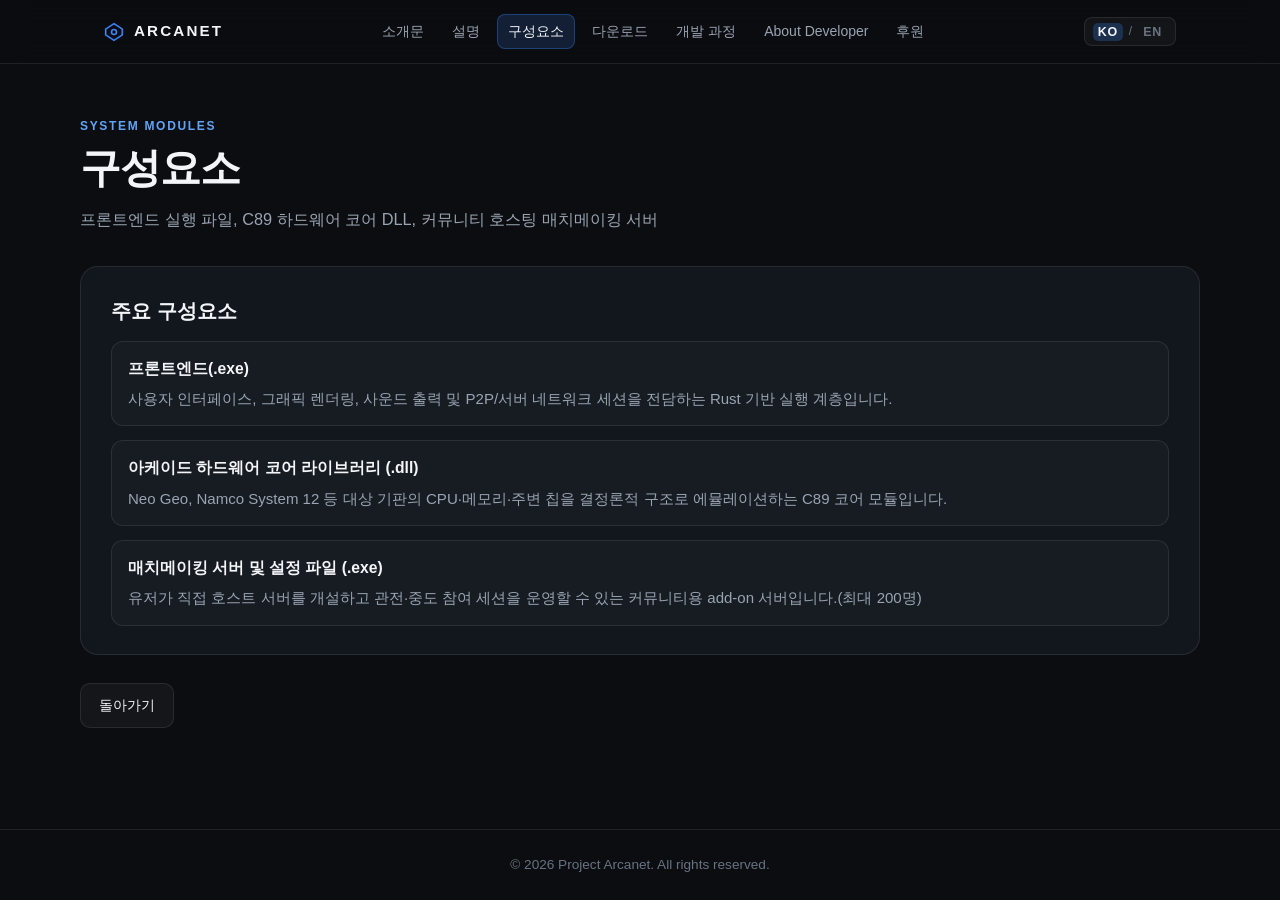
<file: pages/components.html>
<!DOCTYPE html>
<html lang="ko">
<head>
  <meta charset="UTF-8" />
  <meta name="viewport" content="width=device-width, initial-scale=1.0" />
  <title>구성요소 — Project Arcanet</title>
  <link rel="stylesheet" href="../style.css" />
</head>
<body>
  <header class="top-nav">
    <div class="nav-inner">
      <a href="../index.html" class="brand-logo" aria-label="Project Arcanet Home">
        <svg width="20" height="20" viewBox="0 0 24 24" fill="none" stroke="currentColor" stroke-width="2">
          <polygon points="12 2 22 8.5 22 15.5 12 22 2 15.5 2 8.5 12 2"></polygon>
          <circle cx="12" cy="12" r="3"></circle>
        </svg>
        <span class="brand-name">ARCANET</span>
      </a>

      <nav class="nav-links" aria-label="Primary Navigation">
        <a href="intro.html" data-i18n="nav.intro">소개문</a>
        <a href="overview.html" data-i18n="nav.overview">설명</a>
        <a href="components.html" class="active" data-i18n="nav.components">구성요소</a>
        <a href="download.html" data-i18n="nav.download">다운로드</a>
        <a href="process.html" data-i18n="nav.process">개발 과정</a>
        <a href="developer.html" data-i18n="nav.developer">About Developer</a>
        <a href="support.html" data-i18n="nav.support">후원</a>
      </nav>

      <div class="lang-switcher">
        <button type="button" class="lang-btn active" data-lang="ko">KO</button>
        <span class="divider">/</span>
        <button type="button" class="lang-btn" data-lang="en">EN</button>
      </div>
    </div>
  </header>

  <main class="subpage-main">
    <div class="container">
      <span class="section-eyebrow" data-i18n="page.components.eyebrow"></span>
      <h1 data-i18n="page.components.title"></h1>
      <p class="subpage-lead" data-i18n="page.components.lead"></p>

      
      <section class="subpage-card">
        <div data-lang-block="ko">
          <h2 class="section-heading">주요 구성요소</h2>
          <ul class="component-list">
            <li><strong>프론트엔드(.exe)</strong>사용자 인터페이스, 그래픽 렌더링, 사운드 출력 및 P2P/서버 네트워크 세션을 전담하는 Rust 기반 실행 계층입니다.</li>
            <li><strong>아케이드 하드웨어 코어 라이브러리 (.dll)</strong>Neo Geo, Namco System 12 등 대상 기판의 CPU·메모리·주변 칩을 결정론적 구조로 에뮬레이션하는 C89 코어 모듈입니다.</li>
            <li><strong>매치메이킹 서버 및 설정 파일 (.exe)</strong>유저가 직접 호스트 서버를 개설하고 관전·중도 참여 세션을 운영할 수 있는 커뮤니티용 add-on 서버입니다.(최대 200명)</li>
          </ul>
        </div>
        <div data-lang-block="en" style="display:none;">
          <h2 class="section-heading">Core Components</h2>
          <ul class="component-list">
            <li><strong>Frontend Executable (.exe)</strong>Rust-based frontend layer responsible for UI, graphics rendering, audio output, and network session control.</li>
            <li><strong>Arcade Hardware Core Libraries (.dll)</strong>Deterministic C89 core modules emulating CPUs, memory maps, and custom hardware for boards like Neo Geo and Namco System 12.</li>
            <li><strong>MatchMaking Server &amp; Configuration(.exe)</strong>Components enabling user-hosted lobbies, spectating, and drop-in multiplayer sessions.(Maximum 200)</li>
          </ul>
        </div>
      </section>


      <div class="subpage-actions">
        <a href="../index.html" class="secondary-btn" data-i18n="back.home">돌아가기</a>
      </div>
    </div>
  </main>

  <footer class="site-footer">
    <p>&copy; 2026 Project Arcanet. All rights reserved.</p>
  </footer>

  <script src="../app.js"></script>
</body>
</html>
</file>
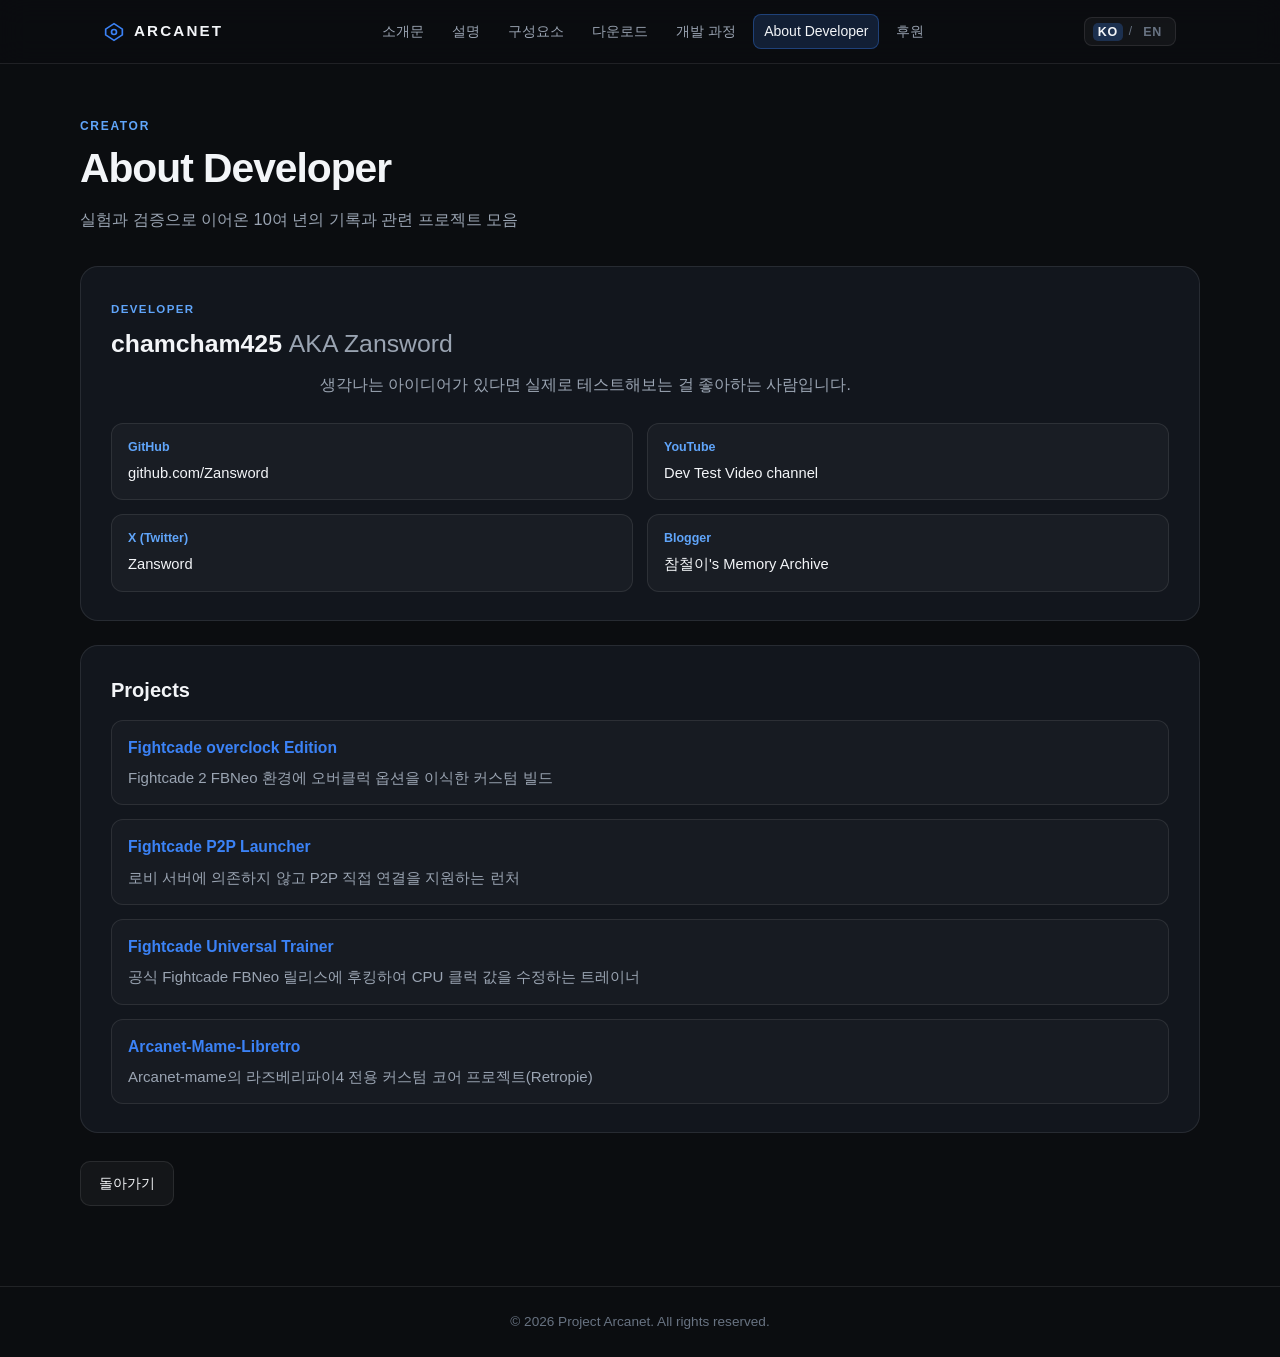
<file: pages/developer.html>
<!DOCTYPE html>
<html lang="ko">
<head>
  <meta charset="UTF-8" />
  <meta name="viewport" content="width=device-width, initial-scale=1.0" />
  <title>About Developer — Project Arcanet</title>
  <link rel="stylesheet" href="../style.css" />
</head>
<body>
  <header class="top-nav">
    <div class="nav-inner">
      <a href="../index.html" class="brand-logo" aria-label="Project Arcanet Home">
        <svg width="20" height="20" viewBox="0 0 24 24" fill="none" stroke="currentColor" stroke-width="2">
          <polygon points="12 2 22 8.5 22 15.5 12 22 2 15.5 2 8.5 12 2"></polygon>
          <circle cx="12" cy="12" r="3"></circle>
        </svg>
        <span class="brand-name">ARCANET</span>
      </a>

      <nav class="nav-links" aria-label="Primary Navigation">
        <a href="intro.html" data-i18n="nav.intro">소개문</a>
        <a href="overview.html" data-i18n="nav.overview">설명</a>
        <a href="components.html" data-i18n="nav.components">구성요소</a>
        <a href="download.html" data-i18n="nav.download">다운로드</a>
        <a href="process.html" data-i18n="nav.process">개발 과정</a>
        <a href="developer.html" class="active" data-i18n="nav.developer">About Developer</a>
        <a href="support.html" data-i18n="nav.support">후원</a>
      </nav>

      <div class="lang-switcher">
        <button type="button" class="lang-btn active" data-lang="ko">KO</button>
        <span class="divider">/</span>
        <button type="button" class="lang-btn" data-lang="en">EN</button>
      </div>
    </div>
  </header>

  <main class="subpage-main">
    <div class="container">
      <span class="section-eyebrow" data-i18n="page.developer.eyebrow"></span>
      <h1 data-i18n="page.developer.title"></h1>
      <p class="subpage-lead" data-i18n="page.developer.lead"></p>

      
      <section class="subpage-card">
        <div class="dev-header">
          <span class="dev-aka">DEVELOPER</span>
          <h2 class="dev-name">chamcham425 <span style="font-weight:500; color:var(--text-secondary);">AKA Zansword</span></h2>
          <p class="release-desc" data-lang-block="ko">생각나는 아이디어가 있다면 실제로 테스트해보는 걸 좋아하는 사람입니다.</p>
          <p class="release-desc" data-lang-block="en" style="display:none;">Someone who enjoys putting ideas to the test in real code and hardware.</p>
        </div>

        <div class="social-grid">
          <a href="https://github.com/Zansword" target="_blank" rel="noopener" class="social-item">
            <span class="social-label">GitHub</span>
            <span class="social-value">github.com/Zansword</span>
          </a>
          <a href="https://www.youtube.com/@chamcham4252" target="_blank" rel="noopener" class="social-item">
            <span class="social-label">YouTube</span>
            <span class="social-value">Dev Test Video channel</span>
          </a>
          <a href="https://x.com/zansword" target="_blank" rel="noopener" class="social-item">
            <span class="social-label">X (Twitter)</span>
            <span class="social-value">Zansword</span>
          </a>
          <a href="https://chamcham425.blogspot.com/" target="_blank" rel="noopener" class="social-item">
            <span class="social-label">Blogger</span>
            <span class="social-value">참철이's Memory Archive</span>
          </a>
        </div>
      </section>

      <section class="subpage-card">
        <h2 class="section-heading">Projects</h2>
        <ul class="component-list">
          <li>
            <strong><a href="https://github.com/Zansword/fightcade-fbneo-overclock" target="_blank" rel="noopener" style="color:var(--accent); text-decoration:none;">Fightcade overclock Edition</a></strong>
            Fightcade 2 FBNeo 환경에 오버클럭 옵션을 이식한 커스텀 빌드
          </li>
          <li>
            <strong><a href="https://github.com/Zansword/Fightcade_P2P_Launcher" target="_blank" rel="noopener" style="color:var(--accent); text-decoration:none;">Fightcade P2P Launcher</a></strong>
            로비 서버에 의존하지 않고 P2P 직접 연결을 지원하는 런처
          </li>
          <li>
            <strong><a href="https://github.com/Zansword/Fightcade-Overclocker-Universial" target="_blank" rel="noopener" style="color:var(--accent); text-decoration:none;">Fightcade Universal Trainer</a></strong>
            공식 Fightcade FBNeo 릴리스에 후킹하여 CPU 클럭 값을 수정하는 트레이너
          </li>
          <li>
            <strong><a href="https://github.com/Zansword/Arcanetmame-libretro" target="_blank" rel="noopener" style="color:var(--accent); text-decoration:none;">Arcanet-Mame-Libretro</a></strong>
            Arcanet-mame의 라즈베리파이4 전용 커스텀 코어 프로젝트(Retropie)
          </li>			  
        </ul>
      </section>


      <div class="subpage-actions">
        <a href="../index.html" class="secondary-btn" data-i18n="back.home">돌아가기</a>
      </div>
    </div>
  </main>

  <footer class="site-footer">
    <p>&copy; 2026 Project Arcanet. All rights reserved.</p>
  </footer>

  <script src="../app.js"></script>
</body>
</html>
</file>
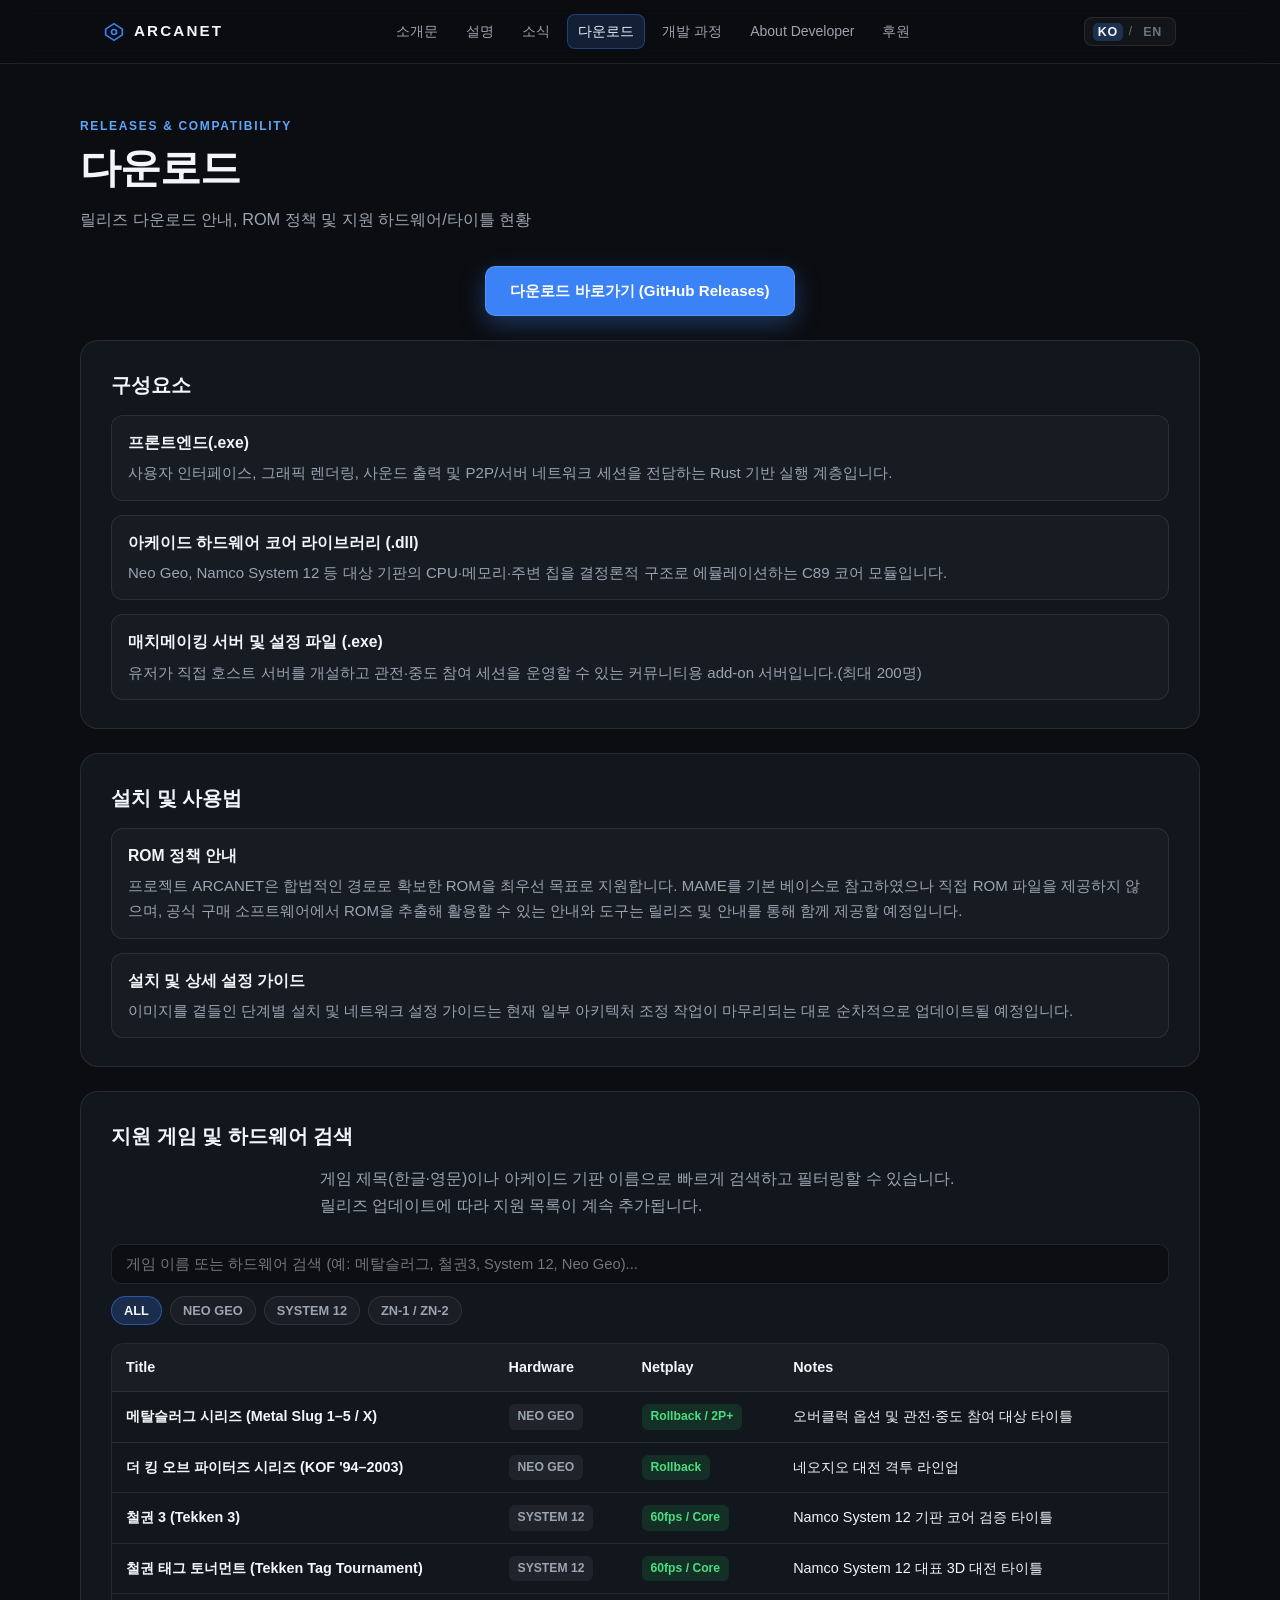
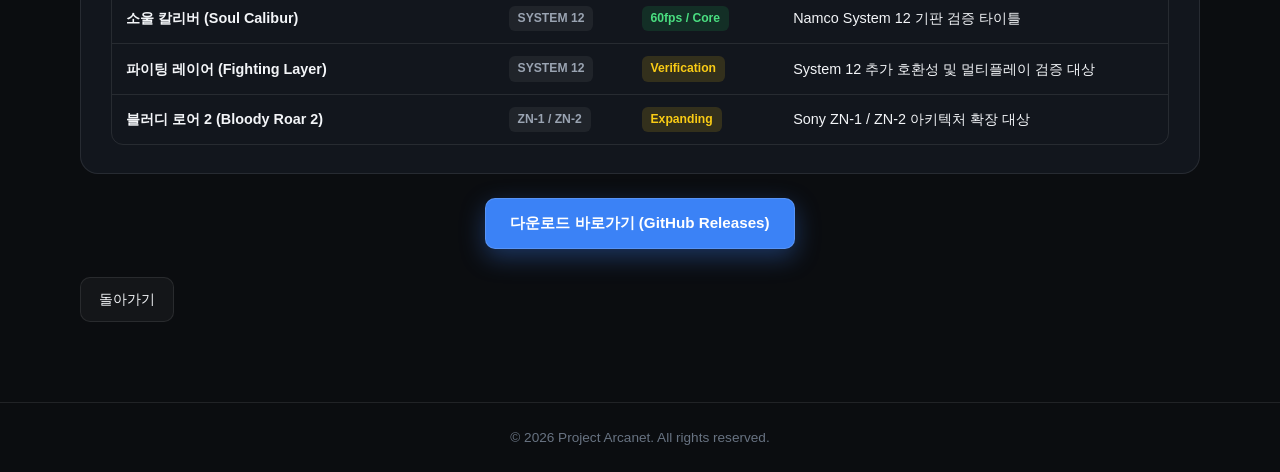
<file: pages/download.html>
<!DOCTYPE html>
<html lang="ko">
<head>
  <meta charset="UTF-8" />
  <meta name="viewport" content="width=device-width, initial-scale=1.0" />
  <title>다운로드 — Project Arcanet</title>
  <link rel="stylesheet" href="../style.css" />
</head>
<body>
  <header class="top-nav">
    <div class="nav-inner">
      <a href="../index.html" class="brand-logo" aria-label="Project Arcanet Home">
        <svg width="20" height="20" viewBox="0 0 24 24" fill="none" stroke="currentColor" stroke-width="2">
          <polygon points="12 2 22 8.5 22 15.5 12 22 2 15.5 2 8.5 12 2"></polygon>
          <circle cx="12" cy="12" r="3"></circle>
        </svg>
        <span class="brand-name">ARCANET</span>
      </a>

      <nav class="nav-links" aria-label="Primary Navigation">
        <a href="intro.html" data-i18n="nav.intro">소개문</a>
        <a href="overview.html" data-i18n="nav.overview">설명</a>
        <a href="news.html" data-i18n="nav.news">소식</a>
        <a href="download.html" class="active" data-i18n="nav.download">다운로드</a>
        <a href="process.html" data-i18n="nav.process">개발 과정</a>
        <a href="developer.html" data-i18n="nav.developer">About Developer</a>
        <a href="support.html" data-i18n="nav.support">후원</a>
      </nav>

      <div class="lang-switcher">
        <button type="button" class="lang-btn active" data-lang="ko">KO</button>
        <span class="divider">/</span>
        <button type="button" class="lang-btn" data-lang="en">EN</button>
      </div>
    </div>
  </header>

  <main class="subpage-main">
    <div class="container">
      <span class="section-eyebrow" data-i18n="page.download.eyebrow"></span>
      <h1 data-i18n="page.download.title"></h1>
      <p class="subpage-lead" data-i18n="page.download.lead"></p>

      
      <!-- 상단 중앙 다운로드 바로가기 -->
      <div class="dl-center-cta">
        <a href="https://github.com/Zansword/project-arcanet/releases" target="_blank" rel="noopener" class="cta-btn">
          <span data-lang-block="ko">다운로드 바로가기 (GitHub Releases)</span>
          <span data-lang-block="en" style="display:none;">Go to Download (GitHub Releases)</span>
        </a>
      </div>

      <!-- 1. 구성요소 -->
      <section class="subpage-card">
        <div data-lang-block="ko">
          <h2 class="section-heading">구성요소</h2>
          <ul class="component-list">
            <li><strong>프론트엔드(.exe)</strong>사용자 인터페이스, 그래픽 렌더링, 사운드 출력 및 P2P/서버 네트워크 세션을 전담하는 Rust 기반 실행 계층입니다.</li>
            <li><strong>아케이드 하드웨어 코어 라이브러리 (.dll)</strong>Neo Geo, Namco System 12 등 대상 기판의 CPU·메모리·주변 칩을 결정론적 구조로 에뮬레이션하는 C89 코어 모듈입니다.</li>
            <li><strong>매치메이킹 서버 및 설정 파일 (.exe)</strong>유저가 직접 호스트 서버를 개설하고 관전·중도 참여 세션을 운영할 수 있는 커뮤니티용 add-on 서버입니다.(최대 200명)</li>
          </ul>
        </div>
        <div data-lang-block="en" style="display:none;">
          <h2 class="section-heading">Components</h2>
          <ul class="component-list">
            <li><strong>Frontend Executable (.exe)</strong>Rust-based frontend layer responsible for UI, graphics rendering, audio output, and network session control.</li>
            <li><strong>Arcade Hardware Core Libraries (.dll)</strong>Deterministic C89 core modules emulating CPUs, memory maps, and custom hardware for boards like Neo Geo and Namco System 12.</li>
            <li><strong>MatchMaking Server &amp; Configuration(.exe)</strong>Components enabling user-hosted lobbies, spectating, and drop-in multiplayer sessions.(Maximum 200)</li>
          </ul>
        </div>
      </section>

      <!-- 2. 설치 및 사용법 -->
      <section class="subpage-card">
        <div data-lang-block="ko">
          <h2 class="section-heading">설치 및 사용법</h2>
          <ul class="component-list">
            <li>
              <strong>ROM 정책 안내</strong>
              프로젝트 ARCANET은 합법적인 경로로 확보한 ROM을 최우선 목표로 지원합니다. MAME를 기본 베이스로 참고하였으나 직접 ROM 파일을 제공하지 않으며, 공식 구매 소프트웨어에서 ROM을 추출해 활용할 수 있는 안내와 도구는 릴리즈 및 안내를 통해 함께 제공할 예정입니다.
            </li>
            <li>
              <strong>설치 및 상세 설정 가이드</strong>
              이미지를 곁들인 단계별 설치 및 네트워크 설정 가이드는 현재 일부 아키텍처 조정 작업이 마무리되는 대로 순차적으로 업데이트될 예정입니다.
            </li>
          </ul>
        </div>
        <div data-lang-block="en" style="display:none;">
          <h2 class="section-heading">Setup &amp; Usage</h2>
          <ul class="component-list">
            <li>
              <strong>ROM Policy</strong>
              Project ARCANET prioritizes legally obtained ROMs. No ROM files are distributed directly; official purchase links and extraction utilities will be provided alongside releases.
            </li>
            <li>
              <strong>Installation &amp; Configuration Guide</strong>
              Illustrated step-by-step installation and netplay setup guides are currently on hold while final architectural refinements are completed.
            </li>
          </ul>
        </div>
      </section>

      <!-- 3. 지원 게임 및 하드웨어 검색 -->
      <section class="subpage-card" id="supported-games">
        <div data-lang-block="ko">
          <h2 class="section-heading">지원 게임 및 하드웨어 검색</h2>
          <p class="release-desc">게임 제목(한글·영문)이나 아케이드 기판 이름으로 빠르게 검색하고 필터링할 수 있습니다. 릴리즈 업데이트에 따라 지원 목록이 계속 추가됩니다.</p>
        </div>
        <div data-lang-block="en" style="display:none;">
          <h2 class="section-heading">Supported Games &amp; Hardware Search</h2>
          <p class="release-desc">Search and filter titles by game name or arcade board hardware. Entries expand as new builds are released.</p>
        </div>

        <div class="compat-toolbar">
          <input
            type="search"
            id="compat-search-input"
            class="compat-search-input"
            placeholder="게임 이름 또는 하드웨어 검색 (예: 메탈슬러그, 철권3, System 12, Neo Geo)..."
            aria-label="Search supported games or hardware"
          />

          <div class="compat-filter-row">
            <div class="compat-chips" role="group" aria-label="Hardware filter">
              <button type="button" class="filter-chip active" data-board="ALL">ALL</button>
              <button type="button" class="filter-chip" data-board="NEO GEO">NEO GEO</button>
              <button type="button" class="filter-chip" data-board="SYSTEM 12">SYSTEM 12</button>
              <button type="button" class="filter-chip" data-board="ZN-1 / ZN-2">ZN-1 / ZN-2</button>
            </div>
            <span class="compat-count" id="compat-count"></span>
          </div>
        </div>

        <div class="compat-table-wrap">
          <table class="compat-table">
            <thead>
              <tr>
                <th>Title</th>
                <th>Hardware</th>
                <th>Netplay</th>
                <th>Notes</th>
              </tr>
            </thead>
            <tbody id="compat-tbody">
              <tr data-board="NEO GEO" data-search="메탈슬러그 metal slug 1 2 x 3 4 5 neo geo mvs">
                <td><strong>메탈슬러그 시리즈 (Metal Slug 1–5 / X)</strong></td>
                <td><span class="board-badge">NEO GEO</span></td>
                <td><span class="status-badge playable">Rollback / 2P+</span></td>
                <td>오버클럭 옵션 및 관전·중도 참여 대상 타이틀</td>
              </tr>
              <tr data-board="NEO GEO" data-search="더 킹 오브 파이터즈 kof 94 95 96 97 98 99 2000 2001 2002 2003 king of fighters neo geo">
                <td><strong>더 킹 오브 파이터즈 시리즈 (KOF '94–2003)</strong></td>
                <td><span class="board-badge">NEO GEO</span></td>
                <td><span class="status-badge playable">Rollback</span></td>
                <td>네오지오 대전 격투 라인업</td>
              </tr>
              <tr data-board="SYSTEM 12" data-search="철권3 tekken 3 namco system 12">
                <td><strong>철권 3 (Tekken 3)</strong></td>
                <td><span class="board-badge">SYSTEM 12</span></td>
                <td><span class="status-badge playable">60fps / Core</span></td>
                <td>Namco System 12 기판 코어 검증 타이틀</td>
              </tr>
              <tr data-board="SYSTEM 12" data-search="철권 태그 토너먼트 tekken tag tournament ttt namco system 12">
                <td><strong>철권 태그 토너먼트 (Tekken Tag Tournament)</strong></td>
                <td><span class="board-badge">SYSTEM 12</span></td>
                <td><span class="status-badge playable">60fps / Core</span></td>
                <td>Namco System 12 대표 3D 대전 타이틀</td>
              </tr>
              <tr data-board="SYSTEM 12" data-search="소울 칼리버 soul calibur namco system 12">
                <td><strong>소울 칼리버 (Soul Calibur)</strong></td>
                <td><span class="board-badge">SYSTEM 12</span></td>
                <td><span class="status-badge playable">60fps / Core</span></td>
                <td>Namco System 12 기판 검증 타이틀</td>
              </tr>
              <tr data-board="SYSTEM 12" data-search="파이팅 레이어 fighting layer namco system 12">
                <td><strong>파이팅 레이어 (Fighting Layer)</strong></td>
                <td><span class="board-badge">SYSTEM 12</span></td>
                <td><span class="status-badge testing">Verification</span></td>
                <td>System 12 추가 호환성 및 멀티플레이 검증 대상</td>
              </tr>
              <tr data-board="ZN-1 / ZN-2" data-search="블러디 로어 2 bloody roar 2 sony zn-1 zn-2">
                <td><strong>블러디 로어 2 (Bloody Roar 2)</strong></td>
                <td><span class="board-badge">ZN-1 / ZN-2</span></td>
                <td><span class="status-badge testing">Expanding</span></td>
                <td>Sony ZN-1 / ZN-2 아키텍처 확장 대상</td>
              </tr>
            </tbody>
          </table>
          <div class="compat-empty" id="compat-empty" style="display:none;">
            검색 조건에 맞는 게임이나 하드웨어가 없습니다. 다른 키워드나 전체(ALL) 필터를 선택해 보세요.
          </div>
        </div>
      </section>

      <!-- 하단 중앙 다운로드 바로가기 -->
      <div class="dl-center-cta">
        <a href="https://github.com/Zansword/project-arcanet/releases" target="_blank" rel="noopener" class="cta-btn">
          <span data-lang-block="ko">다운로드 바로가기 (GitHub Releases)</span>
          <span data-lang-block="en" style="display:none;">Go to Download (GitHub Releases)</span>
        </a>
      </div>


      <div class="subpage-actions">
        <a href="../index.html" class="secondary-btn" data-i18n="back.home">돌아가기</a>
      </div>
    </div>
  </main>

  <footer class="site-footer">
    <p>&copy; 2026 Project Arcanet. All rights reserved.</p>
  </footer>

  <script src="../app.js"></script>
</body>
</html>
</file>
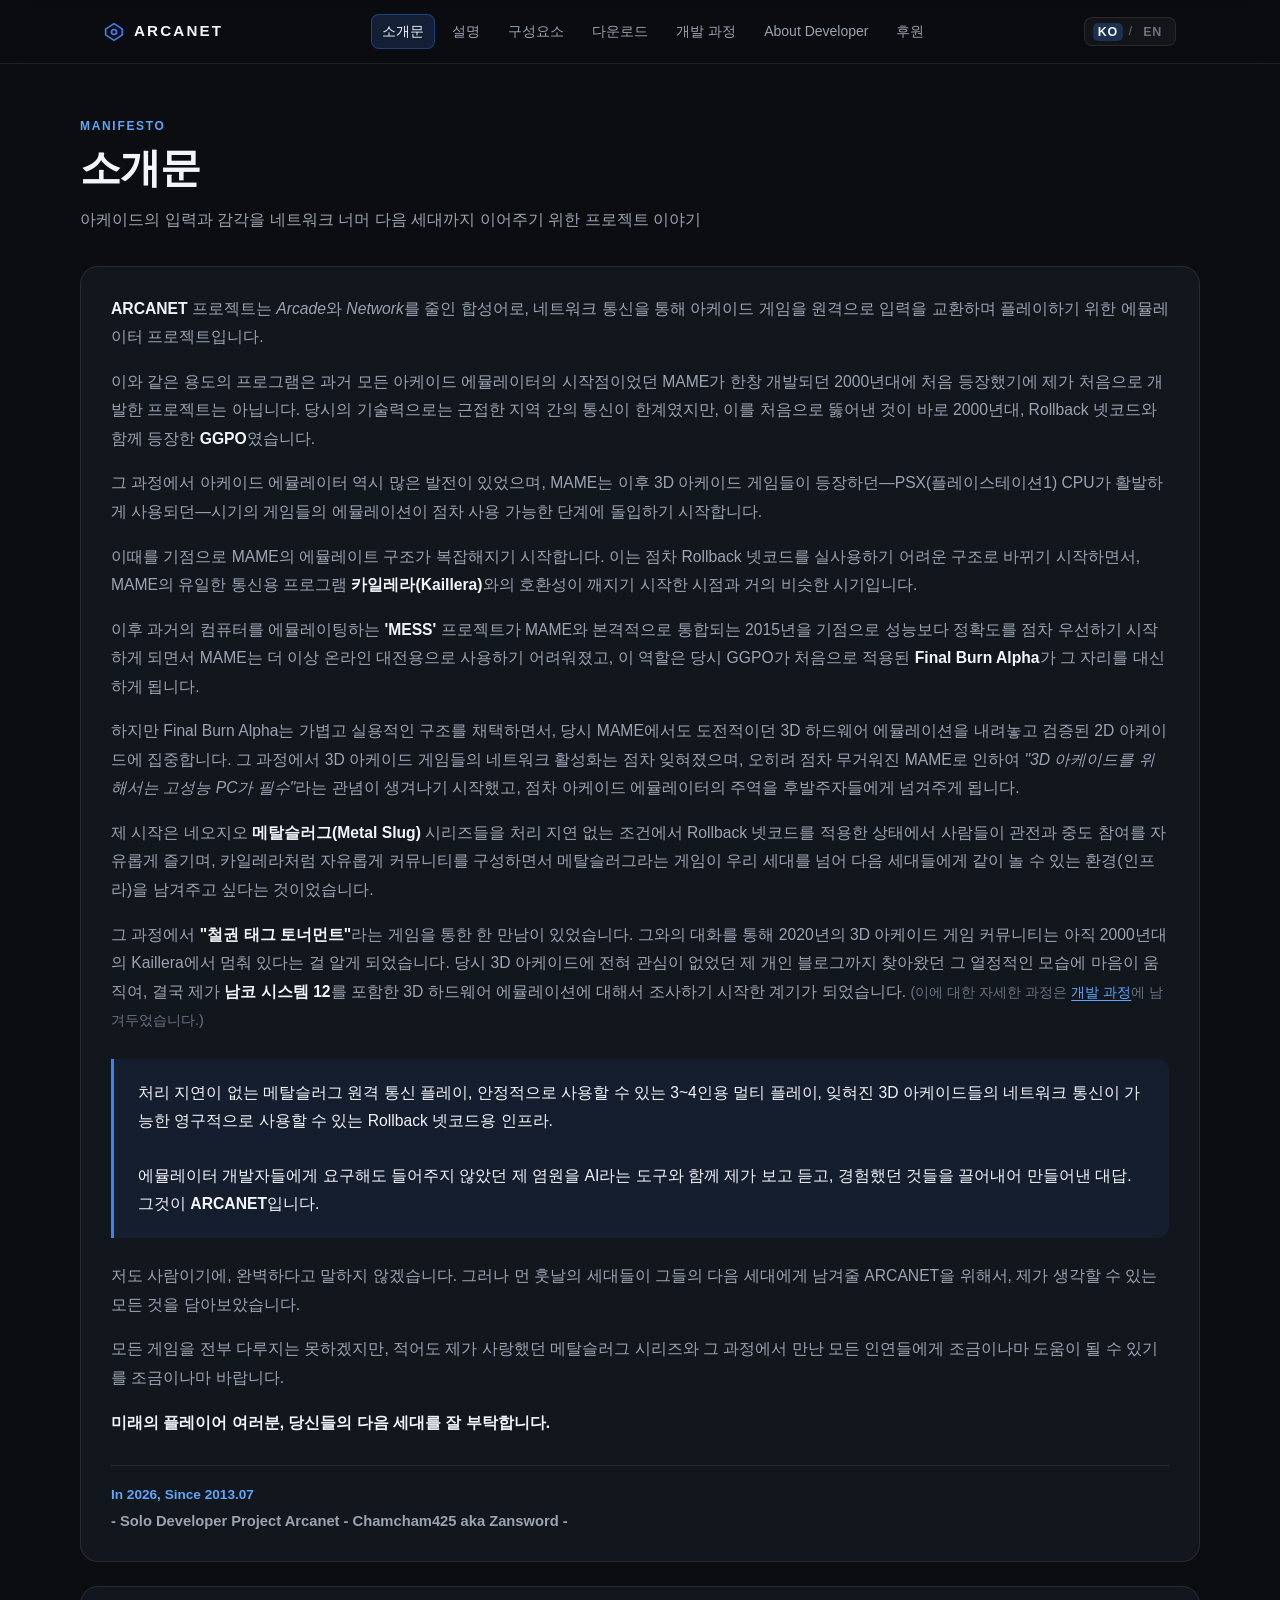
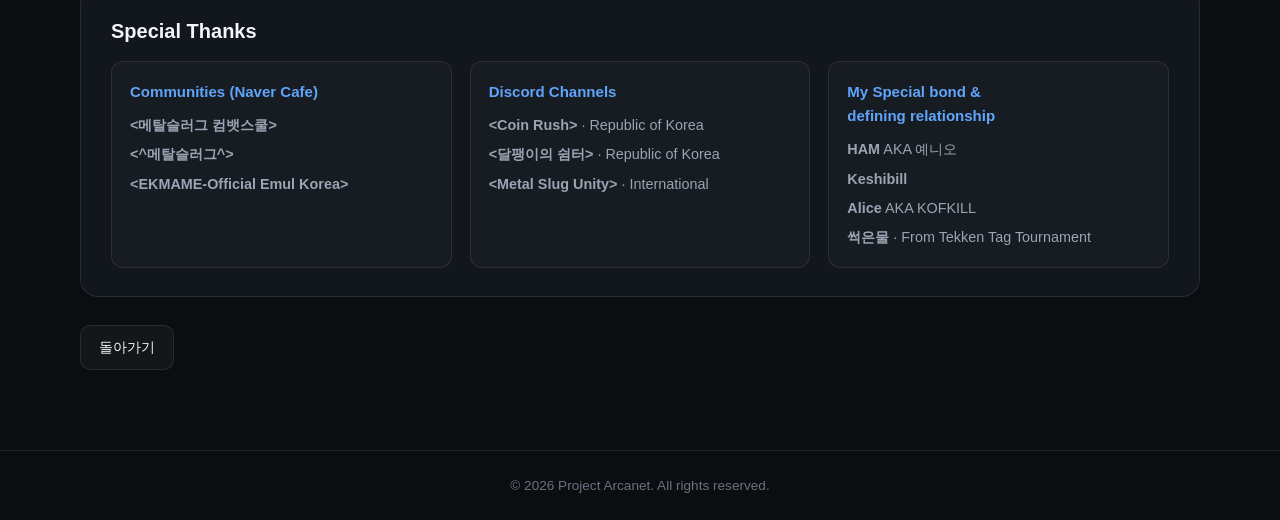
<file: pages/intro.html>
<!DOCTYPE html>
<html lang="ko">
<head>
  <meta charset="UTF-8" />
  <meta name="viewport" content="width=device-width, initial-scale=1.0" />
  <title>소개문 — Project Arcanet</title>
  <link rel="stylesheet" href="../style.css" />
</head>
<body>
  <header class="top-nav">
    <div class="nav-inner">
      <a href="../index.html" class="brand-logo" aria-label="Project Arcanet Home">
        <svg width="20" height="20" viewBox="0 0 24 24" fill="none" stroke="currentColor" stroke-width="2">
          <polygon points="12 2 22 8.5 22 15.5 12 22 2 15.5 2 8.5 12 2"></polygon>
          <circle cx="12" cy="12" r="3"></circle>
        </svg>
        <span class="brand-name">ARCANET</span>
      </a>

      <nav class="nav-links" aria-label="Primary Navigation">
        <a href="intro.html" class="active" data-i18n="nav.intro">소개문</a>
        <a href="overview.html" data-i18n="nav.overview">설명</a>
        <a href="news.html" data-i18n="nav.components">소식</a>
        <a href="download.html" data-i18n="nav.download">다운로드</a>
        <a href="process.html" data-i18n="nav.process">개발 과정</a>
        <a href="developer.html" data-i18n="nav.developer">About Developer</a>
        <a href="support.html" data-i18n="nav.support">후원</a>
      </nav>	  
	  
      <div class="lang-switcher">
        <button type="button" class="lang-btn active" data-lang="ko">KO</button>
        <span class="divider">/</span>
        <button type="button" class="lang-btn" data-lang="en">EN</button>
      </div>
    </div>
  </header>

  <main class="subpage-main">
    <div class="container">
      <span class="section-eyebrow" data-i18n="page.intro.eyebrow"></span>
      <h1 data-i18n="page.intro.title"></h1>
      <p class="subpage-lead" data-i18n="page.intro.lead"></p>

      
      <article class="subpage-card">
        <div class="prose-block" data-lang-block="ko">
          <p><strong>ARCANET</strong> 프로젝트는 <em>Arcade</em>와 <em>Network</em>를 줄인 합성어로, 네트워크 통신을 통해 아케이드 게임을 원격으로 입력을 교환하며 플레이하기 위한 에뮬레이터 프로젝트입니다.</p>
          <p>이와 같은 용도의 프로그램은 과거 모든 아케이드 에뮬레이터의 시작점이었던 MAME가 한창 개발되던 2000년대에 처음 등장했기에 제가 처음으로 개발한 프로젝트는 아닙니다. 당시의 기술력으로는 근접한 지역 간의 통신이 한계였지만, 이를 처음으로 뚫어낸 것이 바로 2000년대, Rollback 넷코드와 함께 등장한 <strong>GGPO</strong>였습니다.</p>
          <p>그 과정에서 아케이드 에뮬레이터 역시 많은 발전이 있었으며, MAME는 이후 3D 아케이드 게임들이 등장하던—PSX(플레이스테이션1) CPU가 활발하게 사용되던—시기의 게임들의 에뮬레이션이 점차 사용 가능한 단계에 돌입하기 시작합니다.</p>
          <p>이때를 기점으로 MAME의 에뮬레이트 구조가 복잡해지기 시작합니다. 이는 점차 Rollback 넷코드를 실사용하기 어려운 구조로 바뀌기 시작하면서, MAME의 유일한 통신용 프로그램 <strong>카일레라(Kaillera)</strong>와의 호환성이 깨지기 시작한 시점과 거의 비슷한 시기입니다.</p>
          <p>이후 과거의 컴퓨터를 에뮬레이팅하는 <strong>'MESS'</strong> 프로젝트가 MAME와 본격적으로 통합되는 2015년을 기점으로 성능보다 정확도를 점차 우선하기 시작하게 되면서 MAME는 더 이상 온라인 대전용으로 사용하기 어려워졌고, 이 역할은 당시 GGPO가 처음으로 적용된 <strong>Final Burn Alpha</strong>가 그 자리를 대신하게 됩니다.</p>
          <p>하지만 Final Burn Alpha는 가볍고 실용적인 구조를 채택하면서, 당시 MAME에서도 도전적이던 3D 하드웨어 에뮬레이션을 내려놓고 검증된 2D 아케이드에 집중합니다. 그 과정에서 3D 아케이드 게임들의 네트워크 활성화는 점차 잊혀졌으며, 오히려 점차 무거워진 MAME로 인하여 <em>"3D 아케이드를 위해서는 고성능 PC가 필수"</em>라는 관념이 생겨나기 시작했고, 점차 아케이드 에뮬레이터의 주역을 후발주자들에게 넘겨주게 됩니다.</p>
          <p>제 시작은 네오지오 <strong>메탈슬러그(Metal Slug)</strong> 시리즈들을 처리 지연 없는 조건에서 Rollback 넷코드를 적용한 상태에서 사람들이 관전과 중도 참여를 자유롭게 즐기며, 카일레라처럼 자유롭게 커뮤니티를 구성하면서 메탈슬러그라는 게임이 우리 세대를 넘어 다음 세대들에게 같이 놀 수 있는 환경(인프라)을 남겨주고 싶다는 것이었습니다.</p>
          <p>그 과정에서 <strong>"철권 태그 토너먼트"</strong>라는 게임을 통한 한 만남이 있었습니다. 그와의 대화를 통해 2020년의 3D 아케이드 게임 커뮤니티는 아직 2000년대의 Kaillera에서 멈춰 있다는 걸 알게 되었습니다. 당시 3D 아케이드에 전혀 관심이 없었던 제 개인 블로그까지 찾아왔던 그 열정적인 모습에 마음이 움직여, 결국 제가 <strong>남코 시스템 12</strong>를 포함한 3D 하드웨어 에뮬레이션에 대해서 조사하기 시작한 계기가 되었습니다. <span class="inline-note">(이에 대한 자세한 과정은 <a href="process.html">개발 과정</a>에 남겨두었습니다.)</span></p>
          <div class="highlight-quote">
            처리 지연이 없는 메탈슬러그 원격 통신 플레이, 안정적으로 사용할 수 있는 3~4인용 멀티 플레이, 잊혀진 3D 아케이드들의 네트워크 통신이 가능한 영구적으로 사용할 수 있는 Rollback 넷코드용 인프라.<br /><br />
            에뮬레이터 개발자들에게 요구해도 들어주지 않았던 제 염원을 AI라는 도구와 함께 제가 보고 듣고, 경험했던 것들을 끌어내어 만들어낸 대답. 그것이 <strong>ARCANET</strong>입니다.
          </div>
          <p>저도 사람이기에, 완벽하다고 말하지 않겠습니다. 그러나 먼 훗날의 세대들이 그들의 다음 세대에게 남겨줄 ARCANET을 위해서, 제가 생각할 수 있는 모든 것을 담아보았습니다.</p>
          <p>모든 게임을 전부 다루지는 못하겠지만, 적어도 제가 사랑했던 메탈슬러그 시리즈와 그 과정에서 만난 모든 인연들에게 조금이나마 도움이 될 수 있기를 조금이나마 바랍니다.</p>		  
          <p><strong>미래의 플레이어 여러분, 당신들의 다음 세대를 잘 부탁합니다.</strong></p>

          <div class="signature-block">
            <span class="signature-date">In 2026, Since 2013.07</span>
            <span class="signature-author">- Solo Developer Project Arcanet - Chamcham425 aka Zansword -</span>
          </div>
        </div>

        <div class="prose-block" data-lang-block="en" style="display:none;">
          <p><strong>ARCANET</strong> is a portmanteau of <em>Arcade</em> and <em>Network</em>—an emulator project built to let players exchange inputs remotely over a network and play arcade games together.</p>
          <p>Programs with this purpose were not invented by me; they first appeared in the 2000s alongside MAME. Early networking was largely limited to nearby regions until <strong>GGPO</strong> arrived with rollback netcode and broke through that barrier.</p>
          <p>Meanwhile, MAME evolved to emulate early 3D arcade hardware powered by PSX-class CPUs. As its architecture grew more complex and increasingly prioritized cycle/hardware accuracy—especially around the 2015 integration with <strong>MESS</strong>—state serialization became too heavy for practical rollback netplay, breaking compatibility with <strong>Kaillera</strong>. <strong>Final Burn Alpha</strong> stepped in with a lightweight design and GGPO, but set aside challenging 3D hardware to focus on proven 2D arcade boards, leaving 3D arcade netplay largely forgotten.</p>
          <p>My own journey began with the Neo Geo <strong>Metal Slug</strong> series: I wanted a zero-delay rollback environment with free spectating, drop-in play, and user-driven communities like Kaillera, preserving an infrastructure that future generations could still play together.</p>
          <p>Along the way, an encounter with a passionate <strong>Tekken Tag Tournament</strong> player—who visited my personal blog back when I had no interest in 3D arcades—showed me that 3D arcade communities in 2020 were still stuck in the 2000s Kaillera era. Moved by that passion, I resolved to help bring 3D hardware such as <strong>Namco System 12</strong> into modern rollback netplay. <span class="inline-note">(See <a href="process.html">Dev Process</a> for the full timeline.)</span></p>
          <div class="highlight-quote">
            Delay-free Metal Slug netplay, reliable 3–4 player multiplayer, and a lasting rollback netcode infrastructure for forgotten 3D arcade boards.<br /><br />
            Built by combining everything I have seen, heard, and experienced with AI as a tool—that answer is <strong>ARCANET</strong>.
          </div>
          <p>Since I'm human too, I won't say it's perfect. But for the ARCANET that future generations will leave to their next, I have put together everything I could think of.</p>
          <p>I can’t cover every game, but I hope this can be of some help to the Metal Slug series I loved and to everyone I met along the way.</p>		  
          <p><strong>Players of the future—I leave the next generation in your hands.</strong></p>

          <div class="signature-block">
            <span class="signature-date">In 2026, Since 2013.07</span>
            <span class="signature-author">- Solo Developer Project Arcanet - Chamcham425 aka Zansword -</span>
          </div>
        </div>
      </article>

      <section class="subpage-card">
        <h2 class="section-heading">Special Thanks</h2>
        <div class="thanks-group">
          <div class="thanks-box">
            <h4>Communities (Naver Cafe) </h4>
            <ul class="thanks-list">
              <li><strong>&lt;메탈슬러그 컴뱃스쿨&gt;</strong></li>
              <li><strong>&lt;^메탈슬러그^&gt;</strong></li>
              <li><strong>&lt;EKMAME-Official Emul Korea&gt;</strong></li>
            </ul>
          </div>
          <div class="thanks-box">
            <h4>Discord Channels</h4>
            <ul class="thanks-list">
              <li><strong>&lt;Coin Rush&gt;</strong> · Republic of Korea</li>
              <li><strong>&lt;달팽이의 쉼터&gt;</strong> · Republic of Korea</li>
              <li><strong>&lt;Metal Slug Unity&gt;</strong> · International</li>
            </ul>
          </div>
          <div class="thanks-box">
            <h4>My Special bond &<p></p> defining relationship</h4>
            <ul class="thanks-list">
              <li><strong>HAM</strong> AKA 예니오</li>
              <li><strong>Keshibill</strong></li>
              <li><strong>Alice</strong> AKA KOFKILL</li>
              <li><strong>썩은물</strong> · From Tekken Tag Tournament</li>
            </ul>
          </div>
        </div>
      </section>


      <div class="subpage-actions">
        <a href="../index.html" class="secondary-btn" data-i18n="back.home">돌아가기</a>
      </div>
    </div>
  </main>

  <footer class="site-footer">
    <p>&copy; 2026 Project Arcanet. All rights reserved.</p>
  </footer>

  <script src="../app.js"></script>
</body>
</html>
</file>
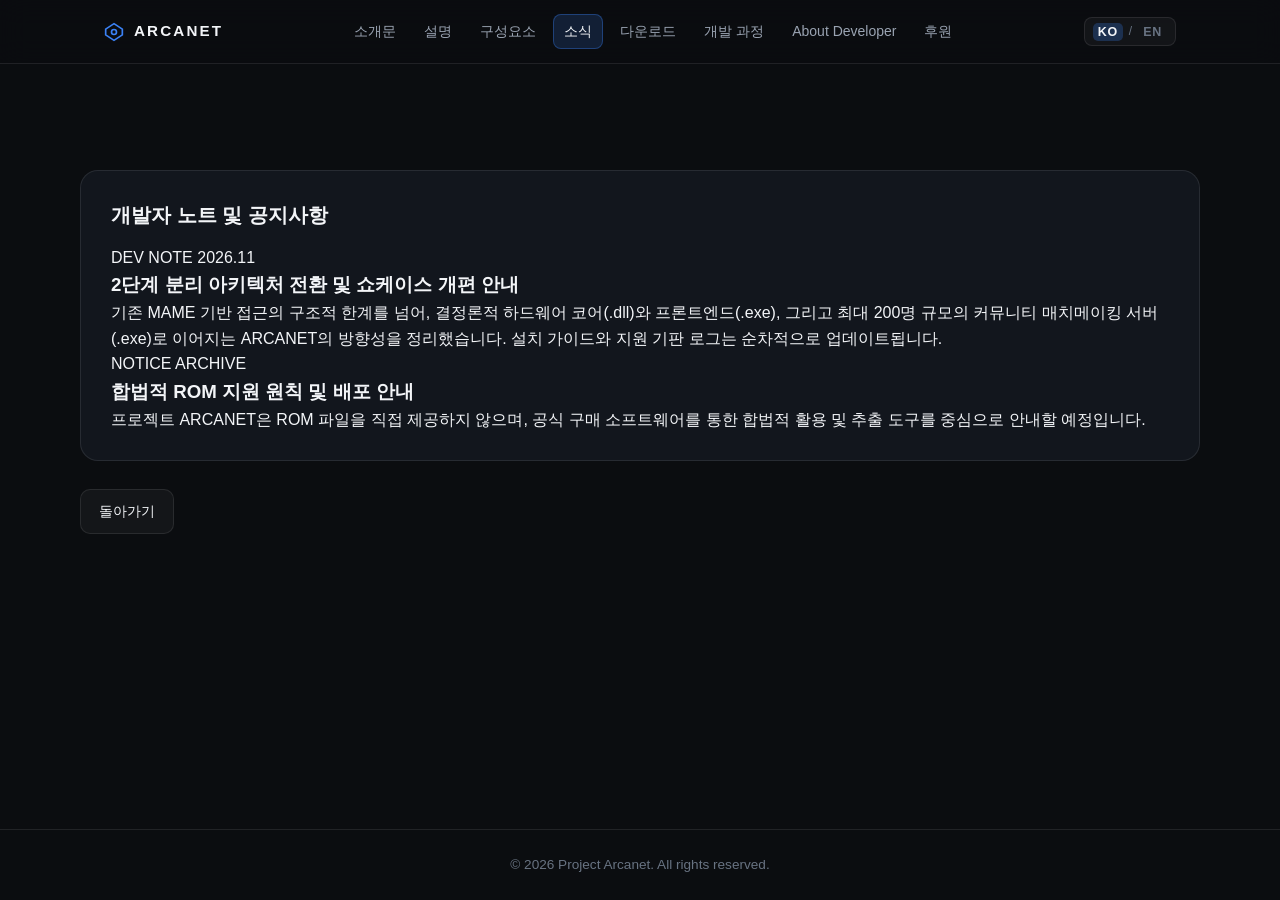
<file: pages/news.html>
<!DOCTYPE html>
<html lang="ko">
<head>
  <meta charset="UTF-8" />
  <meta name="viewport" content="width=device-width, initial-scale=1.0" />
  <title>소식 — Project Arcanet</title>
  <link rel="stylesheet" href="../style.css" />
</head>
<body>
  <header class="top-nav">
    <div class="nav-inner">
      <a href="../index.html" class="brand-logo" aria-label="Project Arcanet Home">
        <svg width="20" height="20" viewBox="0 0 24 24" fill="none" stroke="currentColor" stroke-width="2">
          <polygon points="12 2 22 8.5 22 15.5 12 22 2 15.5 2 8.5 12 2"></polygon>
          <circle cx="12" cy="12" r="3"></circle>
        </svg>
        <span class="brand-name">ARCANET</span>
      </a>

      <nav class="nav-links" aria-label="Primary Navigation">
        <a href="intro.html" data-i18n="nav.intro">소개문</a>
        <a href="overview.html" data-i18n="nav.overview">설명</a>
        <a href="components.html" data-i18n="nav.components">구성요소</a>
        <a href="news.html" class="active" data-i18n="nav.news">소식</a>
        <a href="download.html" data-i18n="nav.download">다운로드</a>
        <a href="process.html" data-i18n="nav.process">개발 과정</a>
        <a href="developer.html" data-i18n="nav.developer">About Developer</a>
        <a href="support.html" data-i18n="nav.support">후원</a>
      </nav>

      <div class="lang-switcher">
        <button type="button" class="lang-btn active" data-lang="ko">KO</button>
        <span class="divider">/</span>
        <button type="button" class="lang-btn" data-lang="en">EN</button>
      </div>
    </div>
  </header>

  <main class="subpage-main">
    <div class="container">
      <span class="section-eyebrow" data-i18n="page.news.eyebrow"></span>
      <h1 data-i18n="page.news.title"></h1>
      <p class="subpage-lead" data-i18n="page.news.lead"></p>

      
      <section class="subpage-card">
        <div data-lang-block="ko">
          <h2 class="section-heading">개발자 노트 및 공지사항</h2>
          <div class="news-list">
            <article class="news-post">
              <div class="news-meta">
                <span class="news-tag">DEV NOTE</span>
                <span>2026.11</span>
              </div>
              <h3 class="news-title">2단계 분리 아키텍처 전환 및 쇼케이스 개편 안내</h3>
              <p class="news-body">기존 MAME 기반 접근의 구조적 한계를 넘어, 결정론적 하드웨어 코어(.dll)와 프론트엔드(.exe), 그리고 최대 200명 규모의 커뮤니티 매치메이킹 서버(.exe)로 이어지는 ARCANET의 방향성을 정리했습니다. 설치 가이드와 지원 기판 로그는 순차적으로 업데이트됩니다.</p>
            </article>

            <article class="news-post">
              <div class="news-meta">
                <span class="news-tag">NOTICE</span>
                <span>ARCHIVE</span>
              </div>
              <h3 class="news-title">합법적 ROM 지원 원칙 및 배포 안내</h3>
              <p class="news-body">프로젝트 ARCANET은 ROM 파일을 직접 제공하지 않으며, 공식 구매 소프트웨어를 통한 합법적 활용 및 추출 도구를 중심으로 안내할 예정입니다.</p>
            </article>
          </div>
        </div>

        <div data-lang-block="en" style="display:none;">
          <h2 class="section-heading">Developer Notes &amp; Announcements</h2>
          <div class="news-list">
            <article class="news-post">
              <div class="news-meta">
                <span class="news-tag">DEV NOTE</span>
                <span>2026.11</span>
              </div>
              <h3 class="news-title">Two-Tier Architecture Shift &amp; Showcase Updates</h3>
              <p class="news-body">Moving past the structural limits of legacy MAME netplay, ARCANET separates deterministic hardware core libraries (.dll), the frontend (.exe), and a community matchmaking server add-on (.exe, up to 200 users). Setup guides and hardware logs will be added progressively.</p>
            </article>

            <article class="news-post">
              <div class="news-meta">
                <span class="news-tag">NOTICE</span>
                <span>ARCHIVE</span>
              </div>
              <h3 class="news-title">Legal ROM Policy &amp; Distribution Notes</h3>
              <p class="news-body">Project ARCANET does not distribute ROM files directly and will share guidance and extraction tools for legally purchased software releases.</p>
            </article>
          </div>
        </div>
      </section>


      <div class="subpage-actions">
        <a href="../index.html" class="secondary-btn" data-i18n="back.home">돌아가기</a>
      </div>
    </div>
  </main>

  <footer class="site-footer">
    <p>&copy; 2026 Project Arcanet. All rights reserved.</p>
  </footer>

  <script src="../app.js"></script>
</body>
</html>
</file>
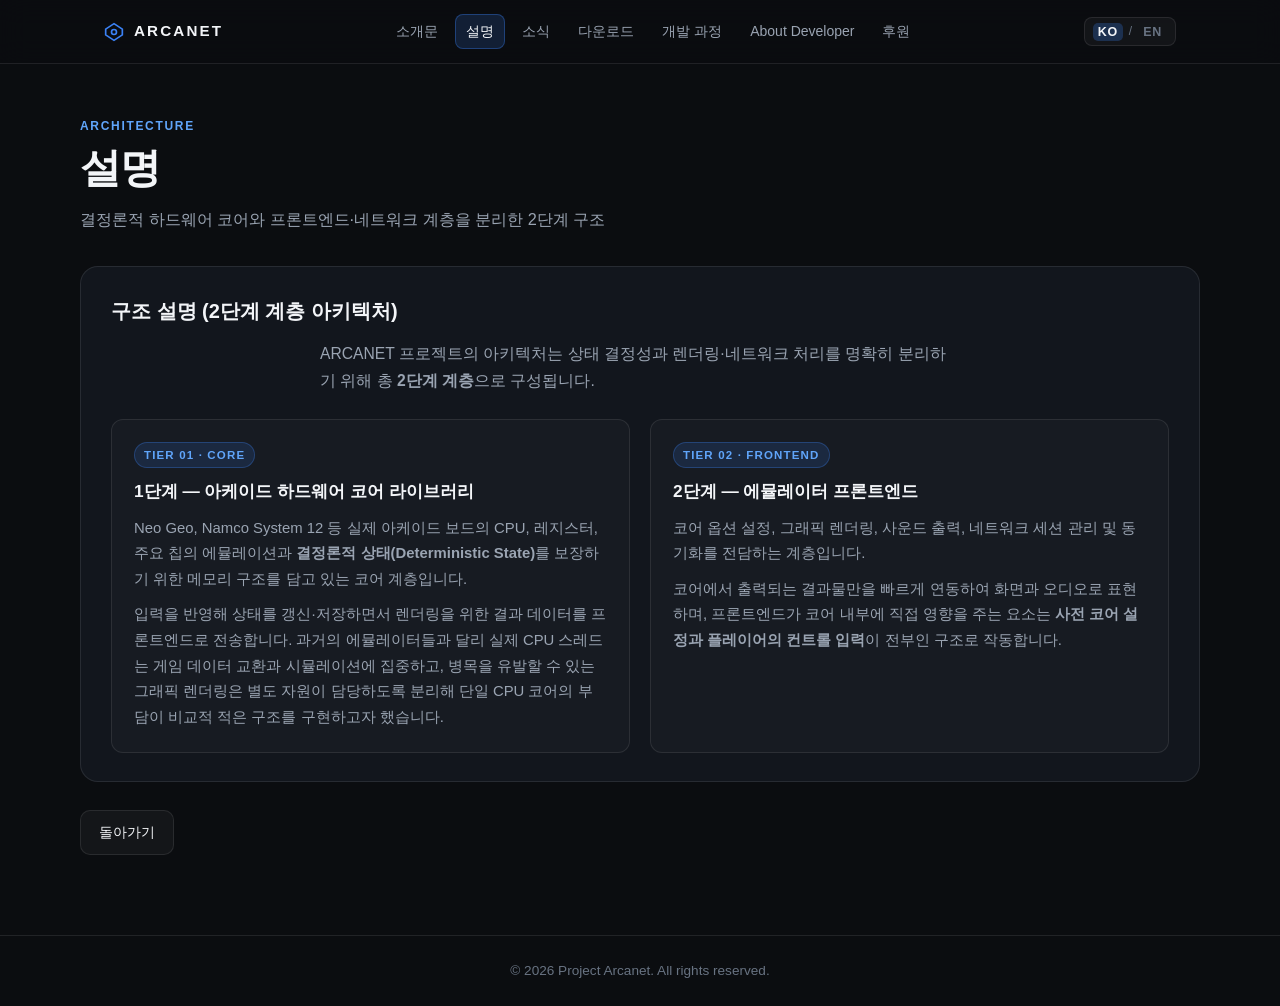
<file: pages/overview.html>
<!DOCTYPE html>
<html lang="ko">
<head>
  <meta charset="UTF-8" />
  <meta name="viewport" content="width=device-width, initial-scale=1.0" />
  <title>설명 — Project Arcanet</title>
  <link rel="stylesheet" href="../style.css" />
</head>
<body>
  <header class="top-nav">
    <div class="nav-inner">
      <a href="../index.html" class="brand-logo" aria-label="Project Arcanet Home">
        <svg width="20" height="20" viewBox="0 0 24 24" fill="none" stroke="currentColor" stroke-width="2">
          <polygon points="12 2 22 8.5 22 15.5 12 22 2 15.5 2 8.5 12 2"></polygon>
          <circle cx="12" cy="12" r="3"></circle>
        </svg>
        <span class="brand-name">ARCANET</span>
      </a>

      <nav class="nav-links" aria-label="Primary Navigation">
        <a href="intro.html" data-i18n="nav.intro">소개문</a>
        <a href="overview.html" class="active" data-i18n="nav.overview">설명</a>
        <a href="news.html" data-i18n="nav.news">소식</a>
        <a href="download.html" data-i18n="nav.download">다운로드</a>
        <a href="process.html" data-i18n="nav.process">개발 과정</a>
        <a href="developer.html" data-i18n="nav.developer">About Developer</a>
        <a href="support.html" data-i18n="nav.support">후원</a>
      </nav>

      <div class="lang-switcher">
        <button type="button" class="lang-btn active" data-lang="ko">KO</button>
        <span class="divider">/</span>
        <button type="button" class="lang-btn" data-lang="en">EN</button>
      </div>
    </div>
  </header>

  <main class="subpage-main">
    <div class="container">
      <span class="section-eyebrow" data-i18n="page.overview.eyebrow"></span>
      <h1 data-i18n="page.overview.title"></h1>
      <p class="subpage-lead" data-i18n="page.overview.lead"></p>

      
      <section class="subpage-card">
        <div data-lang-block="ko">
          <h2 class="section-heading">구조 설명 (2단계 계층 아키텍처)</h2>
          <p class="release-desc">ARCANET 프로젝트의 아키텍처는 상태 결정성과 렌더링·네트워크 처리를 명확히 분리하기 위해 총 <strong>2단계 계층</strong>으로 구성됩니다.</p>

          <div class="arch-grid">
            <div class="arch-tier">
              <span class="arch-tier-badge">TIER 01 · CORE</span>
              <h3>1단계 — 아케이드 하드웨어 코어 라이브러리</h3>
              <p>Neo Geo, Namco System 12 등 실제 아케이드 보드의 CPU, 레지스터, 주요 칩의 에뮬레이션과 <strong>결정론적 상태(Deterministic State)</strong>를 보장하기 위한 메모리 구조를 담고 있는 코어 계층입니다.</p>
              <p>입력을 반영해 상태를 갱신·저장하면서 렌더링을 위한 결과 데이터를 프론트엔드로 전송합니다. 과거의 에뮬레이터들과 달리 실제 CPU 스레드는 게임 데이터 교환과 시뮬레이션에 집중하고, 병목을 유발할 수 있는 그래픽 렌더링은 별도 자원이 담당하도록 분리해 단일 CPU 코어의 부담이 비교적 적은 구조를 구현하고자 했습니다.</p>
            </div>

            <div class="arch-tier">
              <span class="arch-tier-badge">TIER 02 · FRONTEND</span>
              <h3>2단계 — 에뮬레이터 프론트엔드</h3>
              <p>코어 옵션 설정, 그래픽 렌더링, 사운드 출력, 네트워크 세션 관리 및 동기화를 전담하는 계층입니다.</p>
              <p>코어에서 출력되는 결과물만을 빠르게 연동하여 화면과 오디오로 표현하며, 프론트엔드가 코어 내부에 직접 영향을 주는 요소는 <strong>사전 코어 설정과 플레이어의 컨트롤 입력</strong>이 전부인 구조로 작동합니다.</p>
            </div>
          </div>
        </div>

        <div data-lang-block="en" style="display:none;">
          <h2 class="section-heading">Architecture (Two-Tier Design)</h2>
          <p class="release-desc">ARCANET separates deterministic hardware simulation from presentation and networking across <strong>two distinct tiers</strong>.</p>

          <div class="arch-grid">
            <div class="arch-tier">
              <span class="arch-tier-badge">TIER 01 · CORE</span>
              <h3>Tier 1 — Arcade Hardware Core Library</h3>
              <p>Emulates real arcade board CPUs, registers, and custom chips (such as Neo Geo and Namco System 12) with a memory layout built to guarantee <strong>deterministic state</strong> snapshots and restores.</p>
              <p>Updates state from inputs and passes frame output to the frontend while keeping heavy rendering off the core simulation thread to reduce single-core CPU bottlenecks.</p>
            </div>

            <div class="arch-tier">
              <span class="arch-tier-badge">TIER 02 · FRONTEND</span>
              <h3>Tier 2 — Emulator Frontend</h3>
              <p>Handles core configuration, graphics rendering, audio output, and network session management.</p>
              <p>Consumes core outputs directly while restricting its influence on the core strictly to <strong>initial core settings and player control inputs</strong>.</p>
            </div>
          </div>
        </div>
      </section>


      <div class="subpage-actions">
        <a href="../index.html" class="secondary-btn" data-i18n="back.home">돌아가기</a>
      </div>
    </div>
  </main>

  <footer class="site-footer">
    <p>&copy; 2026 Project Arcanet. All rights reserved.</p>
  </footer>

  <script src="../app.js"></script>
</body>
</html>
</file>
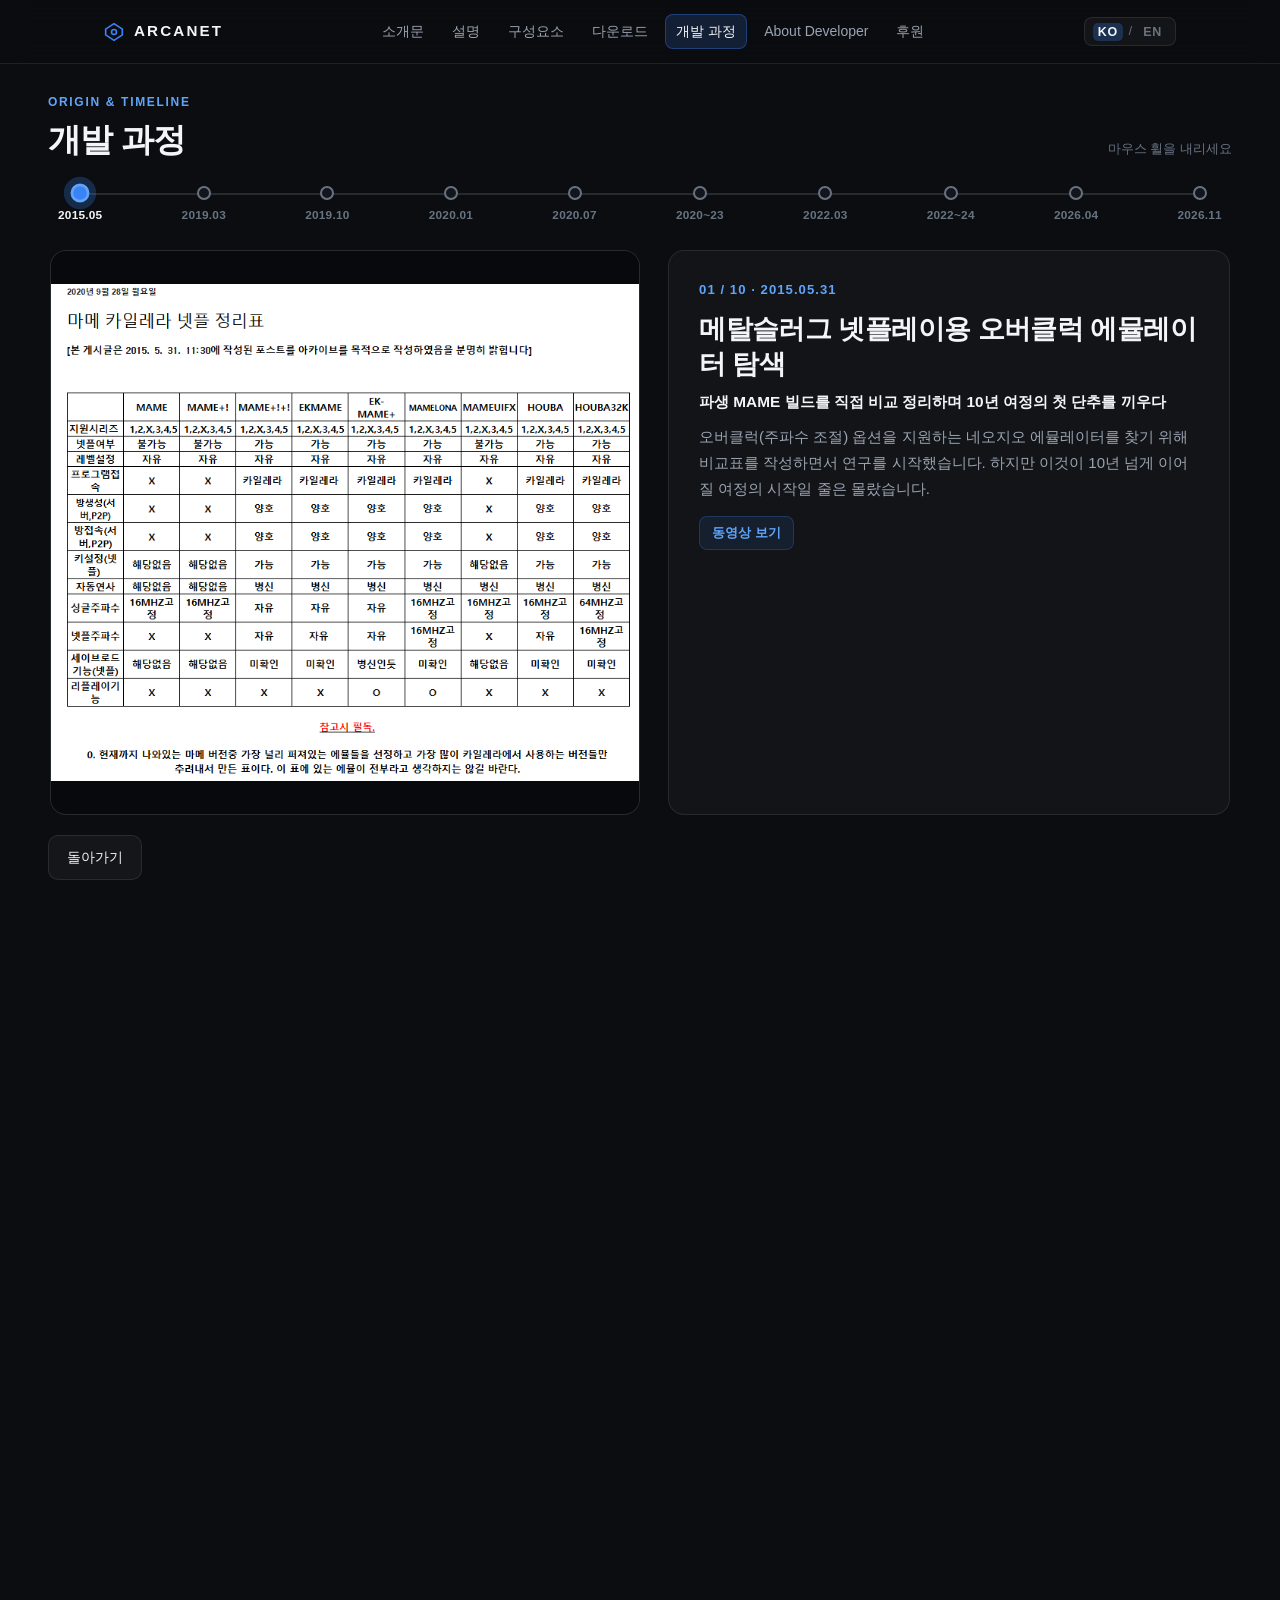
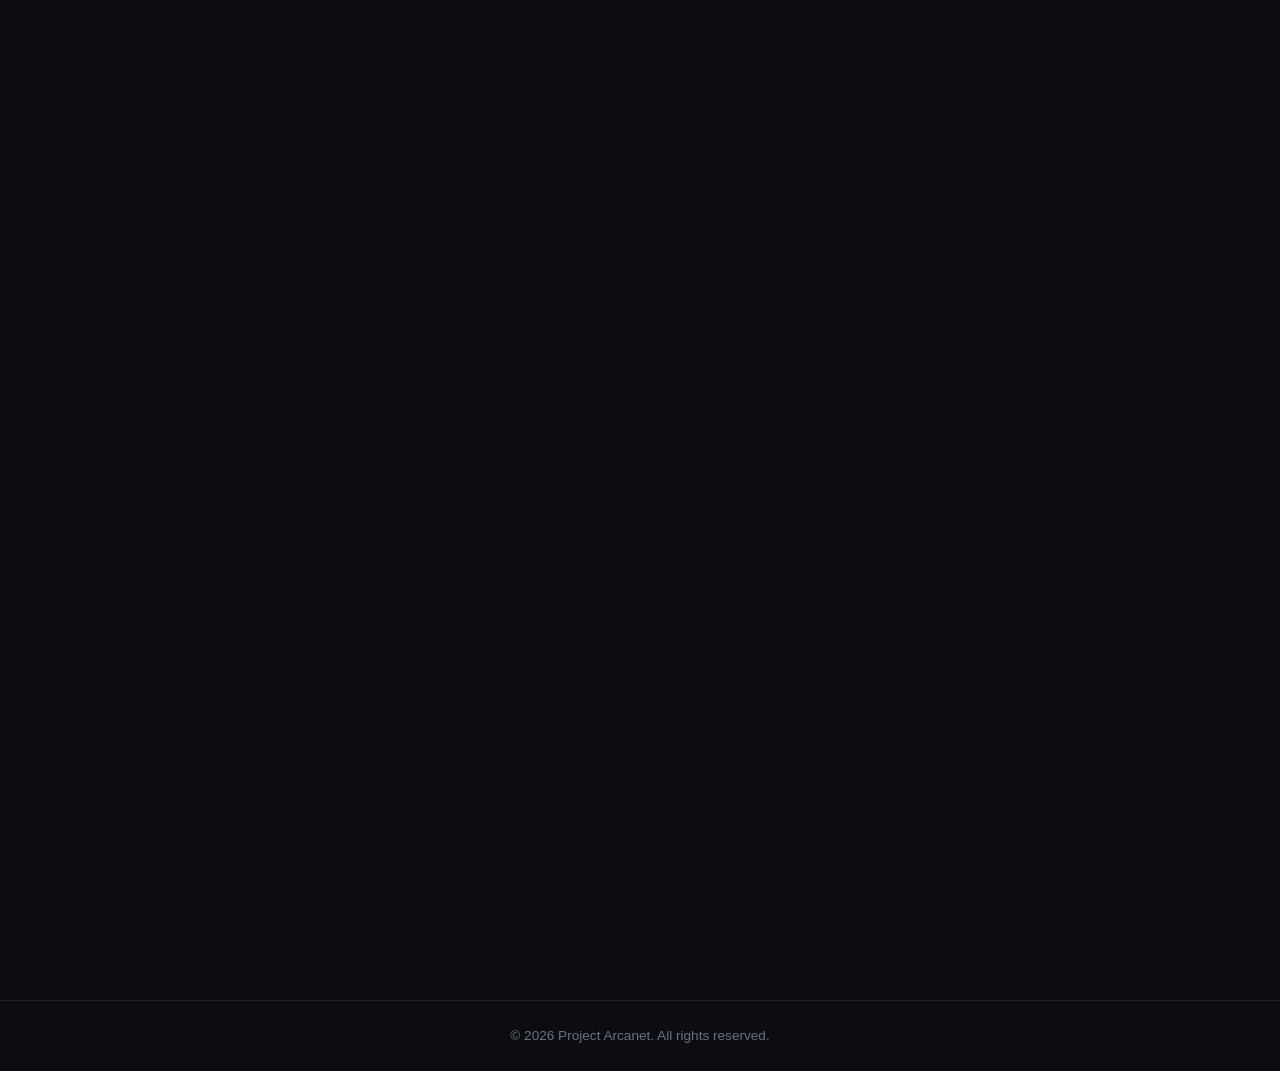
<file: pages/process.html>
<!DOCTYPE html>
<html lang="ko">
<head>
  <meta charset="UTF-8" />
  <meta name="viewport" content="width=device-width, initial-scale=1.0" />
  <title>개발 과정 — Project Arcanet</title>
  <link rel="stylesheet" href="../style.css" />
</head>
<body>
  <header class="top-nav">
    <div class="nav-inner">
      <a href="../index.html" class="brand-logo" aria-label="Project Arcanet Home">
        <svg width="20" height="20" viewBox="0 0 24 24" fill="none" stroke="currentColor" stroke-width="2">
          <polygon points="12 2 22 8.5 22 15.5 12 22 2 15.5 2 8.5 12 2"></polygon>
          <circle cx="12" cy="12" r="3"></circle>
        </svg>
        <span class="brand-name">ARCANET</span>
      </a>

      <nav class="nav-links" aria-label="Primary Navigation">
        <a href="intro.html" data-i18n="nav.intro">소개문</a>
        <a href="overview.html" data-i18n="nav.overview">설명</a>
        <a href="components.html" data-i18n="nav.components">구성요소</a>
        <a href="download.html" data-i18n="nav.download">다운로드</a>
        <a href="process.html" class="active" data-i18n="nav.process">개발 과정</a>
        <a href="developer.html" data-i18n="nav.developer">About Developer</a>
        <a href="support.html" data-i18n="nav.support">후원</a>
      </nav>

      <div class="lang-switcher">
        <button type="button" class="lang-btn active" data-lang="ko">KO</button>
        <span class="divider">/</span>
        <button type="button" class="lang-btn" data-lang="en">EN</button>
      </div>
    </div>
  </header>

  <!-- 휠 스크롤 연동 가로 타임라인 프레젠테이션 -->
  <main class="process-stage" id="process-stage">
    <div class="process-sticky">
      <div class="process-header">
        <div>
          <span class="section-eyebrow" data-i18n="page.process.eyebrow">ORIGIN &amp; TIMELINE</span>
          <h1 data-i18n="page.process.title">개발 과정</h1>
        </div>
        <p class="process-hint" data-i18n="hero.hint">마우스 휠을 내려 넘기세요</p>
      </div>

      <!-- 상단 가로 타임라인 노드 바 -->
      <div class="h-timeline-bar" id="h-timeline-bar" role="tablist" aria-label="Development Timeline">
        <div class="h-timeline-track">
          <div class="h-timeline-fill" id="h-timeline-fill"></div>
        </div>
        <button type="button" class="h-node active" data-step="0">
          <span class="h-dot"></span>
          <span class="h-year">2015.05</span>
        </button>
        <button type="button" class="h-node" data-step="1">
          <span class="h-dot"></span>
          <span class="h-year">2019.03</span>
        </button>
        <button type="button" class="h-node" data-step="2">
          <span class="h-dot"></span>
          <span class="h-year">2019.10</span>
        </button>
        <button type="button" class="h-node" data-step="3">
          <span class="h-dot"></span>
          <span class="h-year">2020.01</span>
        </button>
        <button type="button" class="h-node" data-step="4">
          <span class="h-dot"></span>
          <span class="h-year">2020.07</span>
        </button>
        <button type="button" class="h-node" data-step="5">
          <span class="h-dot"></span>
          <span class="h-year">2020~23</span>
        </button>
        <button type="button" class="h-node" data-step="6">
          <span class="h-dot"></span>
          <span class="h-year">2022.03</span>
        </button>
        <button type="button" class="h-node" data-step="7">
          <span class="h-dot"></span>
          <span class="h-year">2022~24</span>
        </button>
        <button type="button" class="h-node" data-step="8">
          <span class="h-dot"></span>
          <span class="h-year">2026.04</span>
        </button>
        <button type="button" class="h-node" data-step="9">
          <span class="h-dot"></span>
          <span class="h-year">2026.11</span>
        </button>
      </div>

      <!-- 좌우 슬라이드 뷰포트 -->
      <div class="h-slides-viewport">
        <div class="h-slides-track" id="h-slides-track">

          <!-- 01: 2015.05.31 -->
          <section class="h-slide active" data-step="0">
            <div class="h-media-box">
              <img src="../assets/150531.png" alt="2015 마메 카일레라 넷플 정리표" onerror="this.style.display='none'; this.nextElementSibling.style.display='flex';" />
              <div class="media-placeholder" style="display:none;">
                <span class="media-tag">ARCHIVE · 2015.05.31</span>
                <p>assets/150531.png</p>
              </div>
            </div>
            <div class="h-text-box">
              <span class="timeline-date">01 / 10 · 2015.05.31</span>
              <div data-lang-block="ko">
                <h2 class="h-slide-title">메탈슬러그 넷플레이용 오버클럭 에뮬레이터 탐색</h2>
                <p class="h-slide-point">파생 MAME 빌드를 직접 비교 정리하며 10년 여정의 첫 단추를 끼우다</p>
                <p class="h-slide-desc">오버클럭(주파수 조절) 옵션을 지원하는 네오지오 에뮬레이터를 찾기 위해 비교표를 작성하면서 연구를 시작했습니다. 하지만 이것이 10년 넘게 이어질 여정의 시작일 줄은 몰랐습니다.</p>
                <div class="timeline-links">
                  <button type="button" class="timeline-link yt-popup-trigger" data-yt-url="https://www.youtube.com/watch?v=_hCOmMY2f-4" data-yt-title="메탈슬러그 넷플레이용 오버클럭 에뮬레이터 테스트">동영상 보기</button>
                </div>
              </div>
              <div data-lang-block="en" style="display:none;">
                <h2 class="h-slide-title">Benchmarking Overclock-Capable Neo Geo Emulators</h2>
                <p class="h-slide-point">Comparing nine MAME derivatives—the first step of a decade-long journey</p>
                <p class="h-slide-desc">I began my research by creating a comparison table to find a 'neogeo' emulator that supports overclocking (frequency adjustment) options. But I had no idea this would be the beginning of a journey that would last more than ten years.</p>
                <div class="timeline-links">
                  <button type="button" class="timeline-link yt-popup-trigger" data-yt-url="https://www.youtube.com/watch?v=_hCOmMY2f-4" data-yt-title="Overclock Neo Geo Emulator Test">Watch Video</button>
                </div>
              </div>
            </div>
          </section>

          <!-- 02: 2019.03 -->
          <section class="h-slide" data-step="1">
            <div class="h-media-box">
              <img src="../assets/201903.jpg" alt="EKMame & 첫 커스텀 MAME 빌드" onerror="this.style.display='none'; this.nextElementSibling.style.display='flex';" />
              <div class="media-placeholder" style="display:none;">
                <span class="media-tag">CUSTOM BUILD · 2019.03</span>
                <p>assets/201903.jpg</p>
              </div>
            </div>
            <div class="h-text-box">
              <span class="timeline-date">02 / 10 · 2019.03</span>
              <div data-lang-block="ko">
                <h2 class="h-slide-title">첫 커스텀 MAME 빌드와 EKMame 학습</h2>
                <p class="h-slide-point">EKMame을 교과서 삼아 MAME를 공부하다</p>
                <p class="h-slide-desc">기존 Kaillera와 MAME 환경이 기준에 미치지 못한다는 결론에 이르렀고, EKMame을 분석하며 메탈슬러그 시리즈 롬핵(ROM Hack)을 사용할 수 있는 Kaillera환경을 구축하려던 커스텀 빌드였으나, ASM 코어 에뮬레이션의 카일레라 미지원, 또한 불안정한 Kaillera 환경과 부족한 부가기능의 한계를 확인합니다.</p>
              </div>
              <div data-lang-block="en" style="display:none;">
                <h2 class="h-slide-title">First Custom MAME Build &amp; EKMame Study</h2>
                <p class="h-slide-point">Studying MAME using EKMame as a textbook</p>
                <p class="h-slide-desc">I concluded that the existing Kaillera and MAME environments did not meet the requirements, and although this was a custom build intended to create a Kaillera environment capable of using Metal Slug series ROM hacks by analyzing EKMame, I found that ASM core emulation does not support Kaillera, and that the environment is unstable with limited additional features.</p>
              </div>
            </div>
          </section>

          <!-- 03: 2019.10 -->
          <section class="h-slide" data-step="2">
            <div class="h-media-box">
              <img src="../assets/201910.png" alt="Final Burn Alpha 포팅" onerror="this.style.display='none'; this.nextElementSibling.style.display='flex';" />
              <div class="media-placeholder" style="display:none;">
                <span class="media-tag">PORTING · 2019.10</span>
                <p>assets/201910.png</p>
              </div>
            </div>
            <div class="h-text-box">
              <span class="timeline-date">03 / 10 · 2019.10</span>
              <div data-lang-block="ko">
                <h2 class="h-slide-title">Final Burn Alpha(FBA) 포팅 시도</h2>
                <p class="h-slide-point">롬핵 리셋 문제를 해결하기 위해 FBA를 선택, 그러나....</p>
                <p class="h-slide-desc">커스텀 MAME 테스트 중 일부 롬핵에서 리셋 문제가 발생하는 것을 확인하고, Final Burn Alpha로 방향을 전환했습니다. MAME 분석 경험을 바탕으로 구버전 FBA에 직접 코드를 이식, 그러나 Kailera와 전혀 맞지 않는 환경으로 오프라인에서만 사용가능하다는 한계가 있었습니다.</p>
              </div>
              <div data-lang-block="en" style="display:none;">
                <h2 class="h-slide-title">Porting Drivers to Final Burn Alpha (FBA)</h2>
                <p class="h-slide-point">Pivoting to FBA's lightweight architecture to resolve ROM hack resets, However....</p>
                <p class="h-slide-desc">After confirming that some custom MAME tests were experiencing reset issues with certain ROM Hacks, I have shifted our focus to Final Burn Alpha. Based on my experience with MAME analysis, I ported the code to an older version of FBA, but it had the limitation of being usable only offline and not compatible at all with Kaillera.</p>
              </div>
            </div>
          </section>

          <!-- 04: 2020.01.15 -->
          <section class="h-slide" data-step="3">
            <div class="h-media-box">
              <img src="../assets/20200115.jpg" alt="GGPOFBA 빌드 테스트" onerror="this.style.display='none'; this.nextElementSibling.style.display='flex';" />
              <div class="media-placeholder" style="display:none;">
                <span class="media-tag">ROLLBACK · 2020.01.15</span>
                <p>assets/20200115.jpg</p>
              </div>
            </div>
            <div class="h-text-box">
              <span class="timeline-date">04 / 10 · 2020.01.15</span>
              <div data-lang-block="ko">
                <h2 class="h-slide-title">Kaillera의 한계와 GGPOFBA 소스 탐색</h2>
                <p class="h-slide-point">GGPO와의 첫만남, GGPOFBA</p>
                <p class="h-slide-desc">구버전 GGPOFBA 소스코드를 확보해 VC 2003+ 툴킷으로 빌드에 성공했습니다. 결과물은 예상이상이었지만, 미지원하는 드라이버 및 유실된 ROMSET의 한계가 있었습니다만, 이는 훗날 Fightcade의 에뮬레이터 소스의 컴파일 환경을 구축하게 되는 밑거름이 되었습니다.</p>
                <div class="timeline-links">
                  <button type="button" class="timeline-link yt-popup-trigger" data-yt-url="https://www.youtube.com/watch?v=q7djvgEUpkk" data-yt-title="GGPOFBA 구동 테스트 영상">동영상 보기</button>
                </div>
              </div>
              <div data-lang-block="en" style="display:none;">
                <h2 class="h-slide-title">Kaillera's Limits &amp; Building Legacy GGPOFBA</h2>
                <p class="h-slide-point">First Meeting with GGPO, GGPOFBA</p>
                <p class="h-slide-desc">I secured the old version of the GGPOFBA source code and successfully built it using the VC 2003+ toolkit. The result exceeded expectations, but there were limitations with unsupported drivers and a missing ROMSET; however, this laid the groundwork for building a compilation environment for Fightcade's emulator source code in the future.</p>
                <div class="timeline-links">
                  <button type="button" class="timeline-link yt-popup-trigger" data-yt-url="https://www.youtube.com/watch?v=q7djvgEUpkk" data-yt-title="GGPOFBA Gameplay Test">Watch Video</button>
                </div>
              </div>
            </div>
          </section>

          <!-- 05: 2020.07.21 -->
          <section class="h-slide" data-step="4">
            <div class="h-media-box">
              <img src="../assets/200721.png" alt="Fightcade 2 FBNeo 오버클럭" onerror="this.style.display='none'; this.nextElementSibling.style.display='flex';" />
              <div class="media-placeholder" style="display:none;">
                <span class="media-tag">UPSTREAM PR · 2020.07.21</span>
                <p>assets/200721.png</p>
              </div>
            </div>
            <div class="h-text-box">
              <span class="timeline-date">05 / 10 · 2020.07.21</span>
              <div data-lang-block="ko">
                <h2 class="h-slide-title">Fightcade 2 FBNeo 오버클럭 이식과 PR 경험</h2>
                <p class="h-slide-point">오버클럭 이식 성공 후 업스트림 거절을 겪으며 독자 인프라의 필요성을 깨닫다</p>
                <p class="h-slide-desc">공개된 FC2 FBNeo 소스에 오버클럭 옵션을 이식해 개발팀에 제안했으나, 이는 기존의 인프라 아키텍처(리플레이 및 매치메이킹 로비)와의 충돌 등의 이유로 메탈슬러그 롬핵 드라이버만 반영되고 오버클럭 기능은 거절되었으며, 이는 REDGGPO역시 동일하였습니다.</p>
                <div class="timeline-links">
                  <button type="button" class="timeline-link yt-popup-trigger" data-yt-url="https://www.youtube.com/watch?v=bWgMYSZ4b3A" data-yt-title="Fightcade 2 CPU Overclock Edition 영상">동영상 보기</button>
                  <a href="https://github.com/Zansword/fightcade-fbneo-overclock" target="_blank" rel="noopener" class="timeline-link">GitHub 저장소 보기</a>
                </div>
              </div>
              <div data-lang-block="en" style="display:none;">
                <h2 class="h-slide-title">Fightcade 2 FBNeo Overclock Port &amp; Upstream PR</h2>
                <p class="h-slide-point">Realizing the need for independent infrastructure after upstream rejection</p>
                <p class="h-slide-desc">Proposed to the development team to port the overclocking option to the released FC2 FBNeo source, but due to conflicts with the existing infrastructure architecture (replay and matchmaking lobbies), only the Metal Slug Hack Rom driver was implemented, and the overclocking feature was rejected. The same happened with REDGGPO.</p>
                <div class="timeline-links">
                  <button type="button" class="timeline-link yt-popup-trigger" data-yt-url="https://www.youtube.com/watch?v=bWgMYSZ4b3A" data-yt-title="Fightcade 2 CPU Overclock Edition Video">Watch Video</button>
                  <a href="https://github.com/Zansword/fightcade-fbneo-overclock" target="_blank" rel="noopener" class="timeline-link">GitHub Repo</a>
                </div>
              </div>
            </div>
          </section>

          <!-- 06: 2020.12 ~ 2023.01 -->
          <section class="h-slide" data-step="5">
            <div class="h-media-box">
              <img src="../assets/202012.png" alt="치트엔진 트레이너 실험" onerror="this.style.display='none'; this.nextElementSibling.style.display='flex';" />
              <div class="media-placeholder" style="display:none;">
                <span class="media-tag">EXPERIMENT · 2020.12 ~ 2023.01</span>
                <p>assets/202012.png</p>
              </div>
            </div>
            <div class="h-text-box">
              <span class="timeline-date">06 / 10 · 2020.12 ~ 2023.01</span>
              <div data-lang-block="ko">
                <h2 class="h-slide-title">치트엔진 트레이너 결합 실험</h2>
                <p class="h-slide-point">외부 메모리 패치 방식의 편리함과 백신 오탐지라는 현실적 한계</p>
                <p class="h-slide-desc">FC2 공식 지원 전 오버클럭 옵션이 사라진 시기에 공식 에뮬레이터와 치트엔진 트레이너를 결합했습니다. 오프라인에서는 유용했으나 악성코드 유사 패턴으로 탐지되는 한계가 있었습니다.</p>
                <div class="timeline-links">
                  <button type="button" class="timeline-link yt-popup-trigger" data-yt-url="https://www.youtube.com/watch?v=kmRa7k9kehc" data-yt-title="오버클럭 트레이너 테스트 영상">동영상 보기</button>
                </div>
              </div>
              <div data-lang-block="en" style="display:none;">
                <h2 class="h-slide-title">Cheat Engine Trainer Integration Experiment</h2>
                <p class="h-slide-point">Effective for offline play, yet limited by antivirus heuristics</p>
                <p class="h-slide-desc">Paired the official emulator with a Cheat Engine trainer before official support arrived, but memory injection triggered false-positive flags.</p>
                <div class="timeline-links">
                  <button type="button" class="timeline-link yt-popup-trigger" data-yt-url="https://www.youtube.com/watch?v=kmRa7k9kehc" data-yt-title="Overclock Trainer Test Video">Watch Video</button>
                </div>
              </div>
            </div>
          </section>

          <!-- 07: 2022.03.16 -->
          <section class="h-slide" data-step="6">
            <div class="h-media-box">
              <img src="../assets/202203.png" alt="Namco System 12 헥스 수정" onerror="this.style.display='none'; this.nextElementSibling.style.display='flex';" />
              <div class="media-placeholder" style="display:none;">
                <span class="media-tag">SYSTEM 12 · 2022.03.16</span>
                <p>assets/202203.png</p>
              </div>
            </div>
            <div class="h-text-box">
              <span class="timeline-date">07 / 10 · 2022.03.16</span>
              <div data-lang-block="ko">
                <h2 class="h-slide-title">MAME Plus! Plus! 0.132u1 헥스 에디터 수정</h2>
                <p class="h-slide-point">철권 태그 토너먼트(Namco System 12) 커뮤니티를 위해 바이너리를 직접 패치</p>
                <p class="h-slide-desc">오토 프레임스킵과 불완전한 사운드 클럭 문제를 겪던 레거시 바이너리를 헥스 에디터로 직접 수정해 배포했으며, 이후 커뮤니티에서 SRkade Mame이라는 이름으로 공유되기도 했습니다.</p>
                <div class="timeline-links">
                  <button type="button" class="timeline-link yt-popup-trigger" data-yt-url="https://www.youtube.com/watch?v=NabBnd2jOzI" data-yt-title="Namco System 12 패치 테스트 영상">동영상 보기</button>
                </div>
              </div>
              <div data-lang-block="en" style="display:none;">
                <h2 class="h-slide-title">Hex-Editing MAME++ 0.132u1 for Namco System 12</h2>
                <p class="h-slide-point">Directly patching legacy binaries for Tekken Tag Tournament players</p>
                <p class="h-slide-desc">Modified auto-frameskip and sound clock behavior via hex editor, later shared by the community as SRkade Mame.</p>
                <div class="timeline-links">
                  <button type="button" class="timeline-link yt-popup-trigger" data-yt-url="https://www.youtube.com/watch?v=NabBnd2jOzI" data-yt-title="Namco System 12 Patch Test Video">Watch Video</button>
                </div>
              </div>
            </div>
          </section>

          <!-- 08: 2022.05 ~ 2024.05 -->
          <section class="h-slide" data-step="7">
            <div class="h-media-box">
              <img src="../assets/202205.png" alt="Fightcade 2 P2P Direct Launcher" onerror="this.style.display='none'; this.nextElementSibling.style.display='flex';" />
              <div class="media-placeholder" style="display:none;">
                <span class="media-tag">DECENTRALIZED · 2022.05 ~ 2024.05</span>
                <p>assets/202205.png</p>
              </div>
            </div>
            <div class="h-text-box">
              <span class="timeline-date">08 / 10 · 2022.05 ~ 2024.05</span>
              <div data-lang-block="ko">
                <h2 class="h-slide-title">Fightcade 2 P2P Direct Launcher 확장</h2>
                <p class="h-slide-point">중앙 로비 서버가 사라져도 영구히 작동하는 P2P 다이렉트 연결 아키텍처</p>
                <p class="h-slide-desc">로비 서버 종료 이후에도 Fightcade 2 에뮬레이터의 가치를 유지할 수 있도록, 기존의 누군가가 개발했던 Supercade와 FC1의 다이렉트 연결 아이디어를 확장하여 FC2 환경에 맞게 확장했습니다.</p>
                <div class="timeline-links">
                  <button type="button" class="timeline-link yt-popup-trigger" data-yt-url="https://www.youtube.com/watch?v=JlxaN04pSb4" data-yt-title="Fightcade P2P Launcher 테스트 영상">동영상 보기</button>
                </div>
              </div>
              <div data-lang-block="en" style="display:none;">
                <h2 class="h-slide-title">Fightcade 2 P2P Direct Launcher</h2>
                <p class="h-slide-point">A P2P Direct Connection Architecture That Continues to Work Even Without a Central Lobby Server</p>
                <p class="h-slide-desc">To maintain the value of the Fightcade 2 emulator even after the lobby server is shut down, I expanded the direct connection idea between Supercade and FC1, originally developed by someone else, to fit the FC2 environment.</p>
                <div class="timeline-links">
                  <button type="button" class="timeline-link yt-popup-trigger" data-yt-url="https://www.youtube.com/watch?v=JlxaN04pSb4" data-yt-title="Fightcade P2P Launcher Test Video">Watch Video</button>
                </div>
              </div>
            </div>
          </section>

          <!-- 09: 2026.04.19 -->
          <section class="h-slide" data-step="8">
            <div class="h-media-box">
              <img src="../assets/20260419_1.png" alt="Arcanet-Mame & ARCANET Architecture" onerror="this.style.display='none'; this.nextElementSibling.style.display='flex';" />
              <div class="media-placeholder" style="display:none;">
                <span class="media-tag">TURNING POINT · 2026.04.19</span>
                <p>assets/20260419_1.png</p>
              </div>
            </div>
            <div class="h-text-box">
              <span class="timeline-date">09 / 10 · 2026.04.19</span>
              <div data-lang-block="ko">
                <h2 class="h-slide-title">메탈슬러그 30주년과 Arcanet-Mame</h2>
                <p class="h-slide-point">MAME의 구조적 한계를 마주하다</p>
                <p class="h-slide-desc">메탈슬러그 30주년을 맞아 Arcanet-Mame을 구버전을 기반으로 구현합니다. 그러나 계속되는 테스트 결과들은 기존 MAME 구조가 Rollback과는 맞지 않는 설계적 한계를 더욱 분명하게 만들어주었습니다.</p>
                <div class="timeline-links">
                  <button type="button" class="timeline-link yt-popup-trigger" data-yt-url="https://youtu.be/XFTbvAT6kpg" data-yt-title="Arcanet-Mame 테스트 영상">동영상 보기</button>
                </div>
              </div>
              <div data-lang-block="en" style="display:none;">
                <h2 class="h-slide-title">Metal Slug 30th Anniversary, Arcanet-Mame &amp; Turning Point</h2>
                <p class="h-slide-point">Moving beyond MAME's limits into ARCANET's decoupled two-tier design</p>
                <p class="h-slide-desc">To celebrate Metal Slug's 30th anniversary, Arcanet-Mame is implemented based on an older version. However, the ongoing test results further clarified the design limitations of the existing MAME architecture, which did not align with Rollback.</p>
                <div class="timeline-links">
                  <button type="button" class="timeline-link yt-popup-trigger" data-yt-url="https://youtu.be/XFTbvAT6kpg" data-yt-title="Arcanet-Mame Test Video">Watch Video</button>
                </div>
              </div>
            </div>
          </section>

          <!-- 10: 2026.11 -->
          <section class="h-slide" data-step="9">
            <div class="h-media-box">
              <img src="../assets/20260419_2.png" alt="Netcode & ARCANET Architecture" onerror="this.style.display='none'; this.nextElementSibling.style.display='flex';" />
              <div class="media-placeholder" style="display:none;">
                <span class="media-tag">ARCHITECTURE · 2026.11</span>
                <p>assets/20260419_2.png</p>
              </div>
            </div>
            <div class="h-text-box">
              <span class="timeline-date">10 / 10 · 2026.11</span>
              <div data-lang-block="ko">
                <h2 class="h-slide-title">MAME와 FBNeo를 넘어, 새로운 에뮬레이터에 도전</h2>
                <p class="h-slide-point">MAME의 구조적 한계를 넘어 2단계 분리 아키텍처 ARCANET으로 도약하다</p>
                <p class="h-slide-desc">AI시대의 도래와 함께, 바이브코딩의 가능성을 믿고, 에뮬레이터의 새로운 아키텍처와 철학을 설계함으로써, ARCANET이 새롭게 태어났습니다.</p>
              </div>
              <div data-lang-block="en" style="display:none;">
                <h2 class="h-slide-title">Metal Slug 30th Anniversary, Arcanet-Mame &amp; Turning Point</h2>
                <p class="h-slide-point">Moving beyond MAME's limits into ARCANET's decoupled two-tier design</p>
                <p class="h-slide-desc">Releasing Arcanet-Mame revealed the structural boundaries of legacy MAME, leading directly to ARCANET's core/frontend split.</p>
              </div>
            </div>
          </section>

        </div>
      </div>

      <div class="process-footer-bar">
        <a href="../index.html" class="secondary-btn" data-i18n="back.home">돌아가기</a>
      </div>
    </div>
  </main>

  <!-- 유튜브 팝업 모달 -->
  <div class="yt-modal-backdrop" id="yt-modal" role="dialog" aria-modal="true" aria-labelledby="yt-modal-title" hidden>
    <div class="yt-modal-dialog">
      <div class="yt-modal-header">
        <h2 class="yt-modal-title" id="yt-modal-title">동영상 미리보기</h2>
        <button type="button" class="yt-modal-close" id="yt-modal-close" aria-label="팝업 닫기">&times;</button>
      </div>
      <div class="yt-modal-player-wrap">
        <iframe
          id="yt-modal-iframe"
          src=""
          title="YouTube video player"
          allow="accelerometer; autoplay; clipboard-write; encrypted-media; gyroscope; picture-in-picture; web-share"
          referrerpolicy="strict-origin-when-cross-origin"
          allowfullscreen
        ></iframe>
      </div>
      <div class="yt-modal-footer">
        <span class="yt-modal-note">재생이 제한되거나 느릴 경우 새 창에서 열 수 있습니다.</span>
        <a id="yt-modal-external" href="#" target="_blank" rel="noopener" class="timeline-link">YouTube 새 창에서 열기 ↗</a>
      </div>
    </div>
  </div>

  <footer class="site-footer">
    <p>&copy; 2026 Project Arcanet. All rights reserved.</p>
  </footer>

  <script src="../app.js"></script>
</body>
</html>
</file>
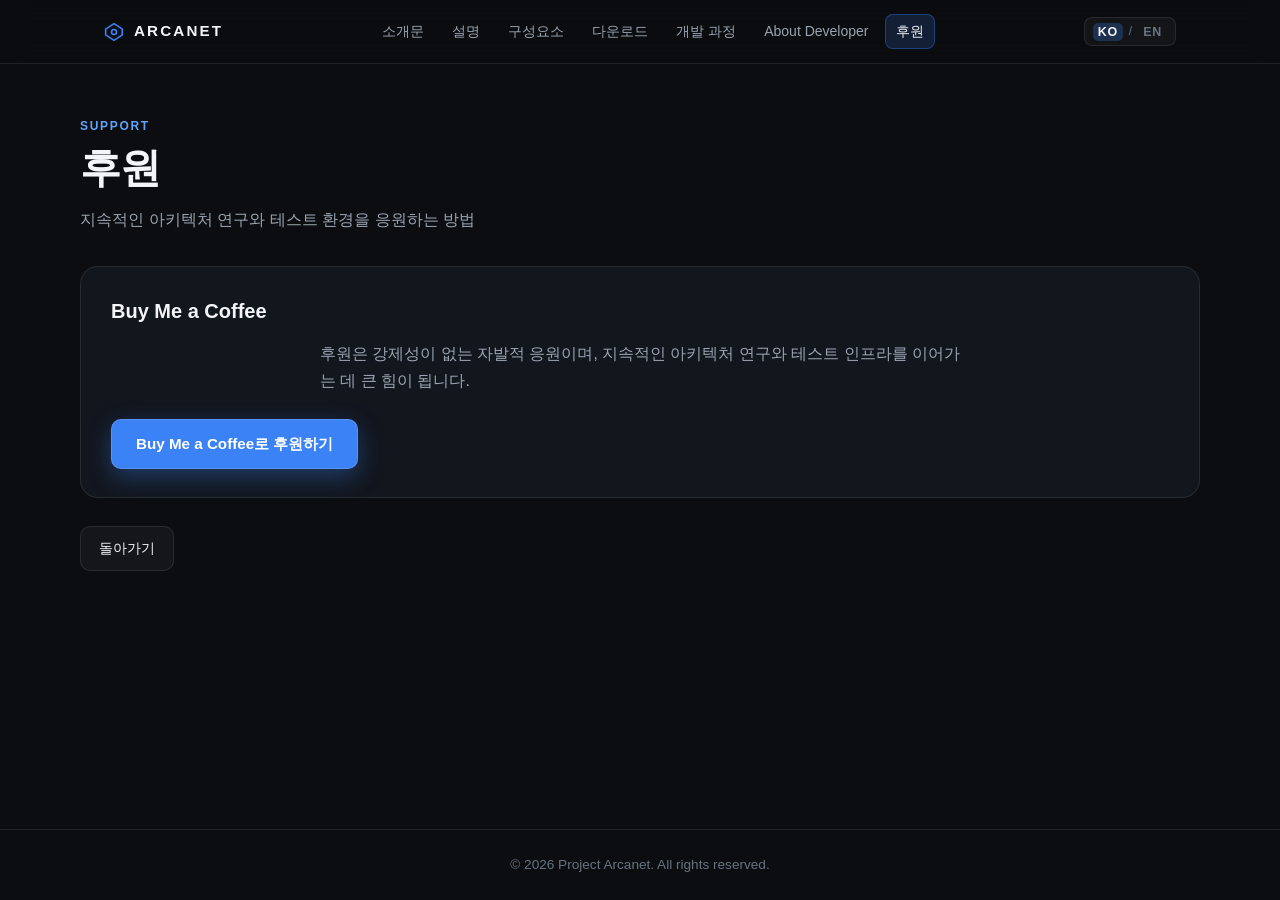
<file: pages/support.html>
<!DOCTYPE html>
<html lang="ko">
<head>
  <meta charset="UTF-8" />
  <meta name="viewport" content="width=device-width, initial-scale=1.0" />
  <title>후원 — Project Arcanet</title>
  <link rel="stylesheet" href="../style.css" />
</head>
<body>
  <header class="top-nav">
    <div class="nav-inner">
      <a href="../index.html" class="brand-logo" aria-label="Project Arcanet Home">
        <svg width="20" height="20" viewBox="0 0 24 24" fill="none" stroke="currentColor" stroke-width="2">
          <polygon points="12 2 22 8.5 22 15.5 12 22 2 15.5 2 8.5 12 2"></polygon>
          <circle cx="12" cy="12" r="3"></circle>
        </svg>
        <span class="brand-name">ARCANET</span>
      </a>

      <nav class="nav-links" aria-label="Primary Navigation">
        <a href="intro.html" data-i18n="nav.intro">소개문</a>
        <a href="overview.html" data-i18n="nav.overview">설명</a>
        <a href="components.html" data-i18n="nav.components">구성요소</a>
        <a href="download.html" data-i18n="nav.download">다운로드</a>
        <a href="process.html" data-i18n="nav.process">개발 과정</a>
        <a href="developer.html" data-i18n="nav.developer">About Developer</a>
        <a href="support.html" class="active" data-i18n="nav.support">후원</a>
      </nav>

      <div class="lang-switcher">
        <button type="button" class="lang-btn active" data-lang="ko">KO</button>
        <span class="divider">/</span>
        <button type="button" class="lang-btn" data-lang="en">EN</button>
      </div>
    </div>
  </header>

  <main class="subpage-main">
    <div class="container">
      <span class="section-eyebrow" data-i18n="page.support.eyebrow"></span>
      <h1 data-i18n="page.support.title"></h1>
      <p class="subpage-lead" data-i18n="page.support.lead"></p>

      
      <section class="subpage-card">
        <div data-lang-block="ko">
          <h2 class="section-heading">Buy Me a Coffee</h2>
          <p class="release-desc">후원은 강제성이 없는 자발적 응원이며, 지속적인 아키텍처 연구와 테스트 인프라를 이어가는 데 큰 힘이 됩니다.</p>
          <a href="https://buymeacoffee.com/Zansword" target="_blank" rel="noopener" class="cta-btn">
            Buy Me a Coffee로 후원하기
          </a>
        </div>
        <div data-lang-block="en" style="display:none;">
          <h2 class="section-heading">Buy Me a Coffee</h2>
          <p class="release-desc">Support is completely voluntary and helps sustain ongoing architecture research and testing setups.</p>
          <a href="https://buymeacoffee.com/Zansword" target="_blank" rel="noopener" class="cta-btn">
            Support via Buy Me a Coffee
          </a>
        </div>
      </section>


      <div class="subpage-actions">
        <a href="../index.html" class="secondary-btn" data-i18n="back.home">돌아가기</a>
      </div>
    </div>
  </main>

  <footer class="site-footer">
    <p>&copy; 2026 Project Arcanet. All rights reserved.</p>
  </footer>

  <script src="../app.js"></script>
</body>
</html>
</file>
<file: style.css>
/* ==========================================================================
   Project Arcanet — Shared, Main Stage, Process & Subpage Stylesheet
   ========================================================================== */

:root {
  --bg-primary: #0b0d10;
  --bg-secondary: #12161c;
  --bg-card: rgba(20, 25, 33, 0.82);
  --text-primary: #f3f5f8;
  --text-secondary: #9aa4b2;
  --text-muted: #687382;
  --accent: #3b82f6;
  --accent-soft: #60a5fa;
  --accent-glow: rgba(59, 130, 246, 0.35);
  --border-color: rgba(255, 255, 255, 0.09);
  --border-hover: rgba(255, 255, 255, 0.22);
  --nav-height: 64px;
  --max-width: 1120px;
  --radius-md: 12px;
  --radius-lg: 18px;
  --transition: 0.25s cubic-bezier(0.25, 0.46, 0.45, 0.94);
}

*, *::before, *::after {
  box-sizing: border-box;
  margin: 0;
  padding: 0;
}

html {
  scroll-behavior: smooth;
  background-color: var(--bg-primary);
  color: var(--text-primary);
  font-family: -apple-system, BlinkMacSystemFont, "Pretendard", "Inter", "Segoe UI", Roboto, "Noto Sans KR", sans-serif;
  line-height: 1.6;
  -webkit-font-smoothing: antialiased;
}

body {
  min-height: 100vh;
  display: flex;
  flex-direction: column;
  background-color: var(--bg-primary);
  color: var(--text-primary);
  overflow-x: hidden;
}

a {
  color: inherit;
  text-decoration: none;
}

img {
  max-width: 100%;
  display: block;
}

/* Top Navigation Bar */
.top-nav {
  position: fixed;
  top: 0;
  left: 0;
  right: 0;
  height: var(--nav-height);
  z-index: 1000;
  background: rgba(11, 13, 16, 0.76);
  backdrop-filter: blur(14px);
  -webkit-backdrop-filter: blur(14px);
  border-bottom: 1px solid var(--border-color);
}

.nav-inner {
  max-width: var(--max-width);
  height: 100%;
  margin: 0 auto;
  padding: 0 24px;
  display: flex;
  align-items: center;
  justify-content: space-between;
  gap: 16px;
}

.brand-logo {
  display: inline-flex;
  align-items: center;
  gap: 10px;
  font-weight: 700;
  letter-spacing: 0.14em;
  font-size: 0.95rem;
  color: var(--text-primary);
  flex-shrink: 0;
}

.brand-logo svg {
  color: var(--accent);
}

.nav-links {
  display: flex;
  align-items: center;
  gap: 6px;
  overflow-x: auto;
  scrollbar-width: none;
  padding: 4px 0;
}

.nav-links::-webkit-scrollbar {
  display: none;
}

.nav-links a {
  font-size: 0.875rem;
  font-weight: 500;
  color: var(--text-secondary);
  padding: 6px 11px;
  border-radius: 8px;
  white-space: nowrap;
  transition: color var(--transition), background var(--transition);
}

.nav-links a:hover {
  color: var(--text-primary);
  background: rgba(255, 255, 255, 0.05);
}

.nav-links a.active {
  color: var(--text-primary);
  background: rgba(59, 130, 246, 0.16);
  box-shadow: inset 0 0 0 1px rgba(59, 130, 246, 0.35);
}

/* Language Switcher */
.lang-switcher {
  display: inline-flex;
  align-items: center;
  gap: 6px;
  background: rgba(255, 255, 255, 0.04);
  border: 1px solid var(--border-color);
  border-radius: 8px;
  padding: 4px 8px;
  flex-shrink: 0;
}

.lang-btn {
  background: none;
  border: none;
  color: var(--text-muted);
  font-size: 0.78rem;
  font-weight: 700;
  letter-spacing: 0.06em;
  cursor: pointer;
  padding: 2px 5px;
  border-radius: 5px;
  transition: color var(--transition), background var(--transition);
}

.lang-btn:hover {
  color: var(--text-primary);
}

.lang-btn.active {
  color: var(--text-primary);
  background: rgba(59, 130, 246, 0.25);
}

.lang-switcher .divider {
  color: var(--text-muted);
  font-size: 0.75rem;
  user-select: none;
}

/* Shared Buttons & Eyebrow */
.section-eyebrow {
  display: inline-block;
  font-size: 0.75rem;
  font-weight: 700;
  letter-spacing: 0.14em;
  text-transform: uppercase;
  color: var(--accent-soft);
  margin-bottom: 8px;
}

.cta-btn,
.primary-btn {
  display: inline-flex;
  align-items: center;
  justify-content: center;
  gap: 8px;
  background: var(--accent);
  color: #ffffff;
  font-weight: 600;
  font-size: 0.95rem;
  padding: 12px 24px;
  border-radius: 10px;
  border: 1px solid rgba(255, 255, 255, 0.14);
  box-shadow: 0 8px 24px var(--accent-glow);
  transition: transform var(--transition), background var(--transition), box-shadow var(--transition);
  cursor: pointer;
}

.cta-btn:hover,
.primary-btn:hover {
  background: #2563eb;
  transform: translateY(-1px);
  box-shadow: 0 12px 28px rgba(59, 130, 246, 0.45);
}

.secondary-btn {
  display: inline-flex;
  align-items: center;
  justify-content: center;
  gap: 8px;
  background: rgba(255, 255, 255, 0.04);
  color: var(--text-primary);
  font-weight: 500;
  font-size: 0.9rem;
  padding: 10px 18px;
  border-radius: 10px;
  border: 1px solid var(--border-color);
  transition: background var(--transition), border-color var(--transition);
  cursor: pointer;
}

.secondary-btn:hover {
  background: rgba(255, 255, 255, 0.08);
  border-color: var(--border-hover);
}

.container {
  width: 100%;
  max-width: var(--max-width);
  margin: 0 auto;
}

/* ==========================================================================
   MAIN PAGE — 휠 연동형 프레젠테이션 스테이지 (#hero-stage)
   ========================================================================== */

.scroll-stage {
  position: relative;
  width: 100%;
  height: 900vh;
  padding-top: var(--nav-height);
  background: var(--bg-primary);
}

.sticky-viewport {
  position: sticky;
  top: var(--nav-height);
  height: calc(100vh - var(--nav-height));
  width: 100%;
  overflow: hidden;
  display: flex;
  align-items: center;
  justify-content: center;
}

/* 배경 레이어 */
.bg-media-slot {
  position: absolute;
  inset: 0;
  z-index: 0;
  pointer-events: none;
}

.bg-showcase-image {
  position: absolute;
  inset: 0;
  background-size: cover;
  background-position: center;
  opacity: 0;
  transform: scale(1.04);
  transition: opacity 0.65s ease, transform 0.8s cubic-bezier(0.22, 1, 0.36, 1);
}

.bg-showcase-image.is-visible {
  opacity: 0.24;
  transform: scale(1);
}

.bg-vignette-overlay {
  position: absolute;
  inset: 0;
  background:
    radial-gradient(circle at 50% 45%, rgba(59, 130, 246, 0.12), transparent 62%),
    linear-gradient(180deg, rgba(11, 13, 16, 0.65) 0%, rgba(11, 13, 16, 0.88) 100%);
}

.bg-grid-overlay {
  position: absolute;
  inset: 0;
  opacity: 0.25;
  background-image:
    linear-gradient(to right, rgba(255, 255, 255, 0.04) 1px, transparent 1px),
    linear-gradient(to bottom, rgba(255, 255, 255, 0.04) 1px, transparent 1px);
  background-size: 48px 48px;
}

/* 슬라이드 레이어 */
.stage-layer {
  position: absolute;
  inset: 0;
  z-index: 1;
  padding: 32px 64px;
  display: flex;
  flex-direction: column;
  align-items: center;
  justify-content: center;
  text-align: center;
  opacity: 0;
  visibility: hidden;
  transform: translateY(24px) scale(0.98);
  pointer-events: none;
  transition: opacity 0.5s ease, transform 0.6s cubic-bezier(0.22, 1, 0.36, 1), visibility 0.5s ease;
}

.stage-layer.active {
  opacity: 1;
  visibility: visible;
  transform: translateY(0) scale(1);
  pointer-events: auto;
}

/* Step 0: ARCADE NETWORK -> ARCANET & A/B/R/O */
.intro-sequence {
  display: flex;
  flex-direction: column;
  align-items: center;
  gap: 28px;
  max-width: 860px;
}

.arcanet-combine {
  display: inline-flex;
  align-items: baseline;
  justify-content: center;
  flex-wrap: wrap;
  font-size: clamp(2.1rem, 5.4vw, 4.1rem);
  font-weight: 900;
  letter-spacing: -0.02em;
  line-height: 1.1;
  transition: transform 0.65s cubic-bezier(0.22, 1, 0.36, 1);
}

.word-group {
  display: inline-flex;
  align-items: baseline;
}

.keep {
  color: var(--text-primary);
}

.drop {
  display: inline-block;
  max-width: 8ch;
  overflow: hidden;
  vertical-align: bottom;
  color: var(--text-secondary);
  transition: max-width 0.6s cubic-bezier(0.22, 1, 0.36, 1), opacity 0.45s ease;
}

.word-gap {
  display: inline-block;
  width: 0.42em;
  transition: width 0.55s cubic-bezier(0.22, 1, 0.36, 1);
}

.intro-sequence.is-combined .word-gap {
  width: 0;
}

.intro-sequence.is-combined .drop {
  max-width: 0;
  opacity: 0;
}

.intro-sequence.is-combined .arcanet-combine {
  transform: translateY(-6px);
  letter-spacing: 0.04em;
}

.intro-sequence.is-combined .keep {
  color: #ffffff;
  text-shadow: 0 0 28px rgba(59, 130, 246, 0.4);
}

.abro-matrix {
  display: flex;
  flex-direction: column;
  align-items: flex-start;
  gap: 8px;
  padding: 18px 26px;
  border-radius: 16px;
  background: rgba(18, 22, 28, 0.72);
  border: 1px solid var(--border-color);
  backdrop-filter: blur(10px);
}

.abro-row {
  display: flex;
  align-items: baseline;
  font-size: clamp(1rem, 2vw, 1.35rem);
  font-weight: 700;
  opacity: 0.25;
  transform: translateX(-8px);
  transition: opacity 0.45s ease, transform 0.45s ease;
}

.abro-row.is-shown {
  opacity: 1;
  transform: translateX(0);
}

.abro-row .initial {
  color: var(--accent-soft);
  font-weight: 900;
  min-width: 1.2em;
  text-align: left;
}

.abro-row .word-expand {
  color: var(--text-primary);
}

.scroll-hint {
  margin-top: 20px;
  font-size: 0.86rem;
  color: var(--text-muted);
  animation: hintFloat 2.2s ease-in-out infinite;
}

@keyframes hintFloat {
  0%, 100% { transform: translateY(0); opacity: 0.75; }
  50% { transform: translateY(5px); opacity: 1; }
}

/* Pillar & Goal Slides */
.pillar-badge {
  display: inline-block;
  font-size: 0.75rem;
  font-weight: 700;
  letter-spacing: 0.14em;
  color: var(--accent-soft);
  background: rgba(59, 130, 246, 0.14);
  border: 1px solid rgba(59, 130, 246, 0.32);
  padding: 5px 12px;
  border-radius: 999px;
  margin-bottom: 14px;
}

.slide-main-title,
.pillar-title {
  font-size: clamp(2rem, 4.8vw, 3.5rem);
  font-weight: 850;
  letter-spacing: -0.025em;
  line-height: 1.18;
  margin-bottom: 14px;
  max-width: 820px;
}

.slide-en-sub {
  font-size: clamp(0.95rem, 1.6vw, 1.18rem);
  font-weight: 600;
  color: var(--accent-soft);
  letter-spacing: 0.04em;
  margin-bottom: 8px;
}

.pillar-desc {
  font-size: clamp(1rem, 1.8vw, 1.25rem);
  color: var(--text-secondary);
  max-width: 680px;
  line-height: 1.68;
}

/* 우측 슬라이드 도트 인디케이터 */
.stage-progress {
  position: fixed;
  right: 22px;
  top: 50%;
  transform: translateY(-50%);
  z-index: 20;
  display: flex;
  flex-direction: column;
  gap: 10px;
  opacity: 0;
  pointer-events: none;
  transition: opacity 0.35s ease;
}

.stage-progress.is-visible {
  opacity: 1;
  pointer-events: auto;
}

.stage-progress .dot {
  width: 10px;
  height: 10px;
  border-radius: 50%;
  border: 1.5px solid var(--text-muted);
  background: rgba(18, 22, 28, 0.8);
  cursor: pointer;
  padding: 0;
  transition: transform 0.25s ease, background 0.25s ease, border-color 0.25s ease;
}

.stage-progress .dot:hover {
  border-color: var(--text-primary);
}

.stage-progress .dot.active {
  background: var(--accent);
  border-color: var(--accent-soft);
  transform: scale(1.35);
  box-shadow: 0 0 0 4px rgba(59, 130, 246, 0.25);
}

/* 메인 하단 릴리즈 섹션 */
.release-section {
  position: relative;
  z-index: 2;
  padding: 96px 24px;
  background: linear-gradient(180deg, var(--bg-primary) 0%, var(--bg-secondary) 100%);
  border-top: 1px solid var(--border-color);
  text-align: center;
}

.release-section h2 {
  font-size: clamp(1.7rem, 3.2vw, 2.3rem);
  font-weight: 800;
  margin-bottom: 12px;
}

.release-desc {
  color: var(--text-secondary);
  font-size: 0.98rem;
  max-width: 640px;
  margin: 0 auto 24px;
  line-height: 1.72;
}

/* ==========================================================================
   SUBPAGES — 공통 카드, 타이포그래피, 그리드 및 애니메이션
   ========================================================================== */

.subpage-main {
  flex: 1;
  width: 100%;
  padding: calc(var(--nav-height) + 48px) 24px 80px;
}

.subpage-main .section-eyebrow {
  margin-bottom: 8px;
}

.subpage-main h1 {
  font-size: clamp(1.85rem, 3.6vw, 2.55rem);
  font-weight: 800;
  letter-spacing: -0.025em;
  line-height: 1.22;
  margin-bottom: 12px;
}

.subpage-lead {
  color: var(--text-secondary);
  font-size: 1.02rem;
  max-width: 740px;
  margin-bottom: 32px;
  line-height: 1.7;
}

.subpage-card {
  background: var(--bg-card);
  border: 1px solid var(--border-color);
  border-radius: var(--radius-lg);
  padding: 28px 30px;
  margin-bottom: 24px;
  opacity: 0;
  transform: translateY(16px);
  transition: opacity 0.55s ease, transform 0.6s cubic-bezier(0.22, 1, 0.36, 1), border-color var(--transition);
}

.subpage-card.is-revealed {
  opacity: 1;
  transform: translateY(0);
}

.subpage-card:hover {
  border-color: var(--border-hover);
}

.section-heading {
  font-size: 1.25rem;
  font-weight: 750;
  margin-bottom: 14px;
  color: var(--text-primary);
}

/* Intro Prose */
.prose-block p {
  color: var(--text-secondary);
  font-size: 0.98rem;
  line-height: 1.82;
  margin-bottom: 16px;
}

.prose-block strong {
  color: var(--text-primary);
}

.inline-note {
  color: var(--text-muted);
  font-size: 0.9rem;
}

.inline-note a {
  color: var(--accent-soft);
  text-decoration: underline;
  text-underline-offset: 3px;
}

.highlight-quote {
  margin: 24px 0;
  padding: 20px 24px;
  border-left: 3px solid var(--accent);
  border-radius: 0 12px 12px 0;
  background: rgba(59, 130, 246, 0.08);
  color: var(--text-primary);
  font-size: 0.98rem;
  line-height: 1.78;
}

.signature-block {
  margin-top: 28px;
  padding-top: 18px;
  border-top: 1px solid var(--border-color);
  display: flex;
  flex-direction: column;
  gap: 4px;
}

.signature-date {
  font-size: 0.85rem;
  color: var(--accent-soft);
  font-weight: 600;
}

.signature-author {
  font-size: 0.92rem;
  color: var(--text-secondary);
  font-weight: 600;
}

/* Special Thanks Grid */
.thanks-group {
  display: grid;
  grid-template-columns: repeat(3, minmax(0, 1fr));
  gap: 18px;
}

.thanks-box {
  background: rgba(255, 255, 255, 0.025);
  border: 1px solid var(--border-color);
  border-radius: var(--radius-md);
  padding: 18px;
}

.thanks-box h4 {
  font-size: 0.94rem;
  font-weight: 700;
  color: var(--accent-soft);
  margin-bottom: 10px;
}

.thanks-list {
  list-style: none;
  display: flex;
  flex-direction: column;
  gap: 6px;
  font-size: 0.9rem;
  color: var(--text-secondary);
}

/* Overview Architecture Grid */
.arch-grid {
  display: grid;
  grid-template-columns: repeat(2, minmax(0, 1fr));
  gap: 20px;
  margin-top: 18px;
}

.arch-tier {
  background: rgba(255, 255, 255, 0.025);
  border: 1px solid var(--border-color);
  border-radius: var(--radius-md);
  padding: 22px;
  display: flex;
  flex-direction: column;
  gap: 10px;
}

.arch-tier-badge {
  display: inline-block;
  align-self: flex-start;
  font-size: 0.72rem;
  font-weight: 700;
  letter-spacing: 0.1em;
  color: var(--accent-soft);
  background: rgba(59, 130, 246, 0.14);
  border: 1px solid rgba(59, 130, 246, 0.3);
  padding: 3px 9px;
  border-radius: 999px;
}

.arch-tier h3 {
  font-size: 1.08rem;
  font-weight: 700;
}

.arch-tier p {
  font-size: 0.93rem;
  color: var(--text-secondary);
  line-height: 1.72;
}

/* Component & Project Lists */
.component-list {
  list-style: none;
  display: flex;
  flex-direction: column;
  gap: 14px;
}

.component-list li {
  padding: 14px 16px;
  border-radius: var(--radius-md);
  background: rgba(255, 255, 255, 0.025);
  border: 1px solid var(--border-color);
  color: var(--text-secondary);
  font-size: 0.94rem;
  line-height: 1.68;
}

.component-list li strong {
  display: block;
  color: var(--text-primary);
  font-size: 0.98rem;
  margin-bottom: 4px;
}

/* Developer Social Grid */
.dev-header {
  margin-bottom: 20px;
}

.dev-aka {
  display: inline-block;
  font-size: 0.72rem;
  font-weight: 700;
  letter-spacing: 0.12em;
  color: var(--accent-soft);
  margin-bottom: 6px;
}

.dev-name {
  font-size: 1.55rem;
  font-weight: 800;
  margin-bottom: 8px;
}

.social-grid {
  display: grid;
  grid-template-columns: repeat(2, minmax(0, 1fr));
  gap: 14px;
}

.social-item {
  display: flex;
  flex-direction: column;
  gap: 4px;
  padding: 14px 16px;
  border-radius: var(--radius-md);
  background: rgba(255, 255, 255, 0.03);
  border: 1px solid var(--border-color);
  transition: border-color var(--transition), background var(--transition);
}

.social-item:hover {
  border-color: var(--border-hover);
  background: rgba(255, 255, 255, 0.06);
}

.social-label {
  font-size: 0.78rem;
  font-weight: 700;
  color: var(--accent-soft);
}

.social-value {
  font-size: 0.92rem;
  color: var(--text-primary);
  font-weight: 500;
}

/* Download CTA & Compatibility Table */
.dl-center-cta {
  display: flex;
  justify-content: center;
  margin: 24px 0;
}

.compat-toolbar {
  display: flex;
  flex-direction: column;
  gap: 12px;
  margin: 18px 0;
}

.compat-search-input {
  width: 100%;
  padding: 11px 14px;
  border-radius: 10px;
  border: 1px solid var(--border-color);
  background: rgba(11, 13, 16, 0.75);
  color: var(--text-primary);
  font-size: 0.92rem;
}

.compat-search-input:focus {
  outline: none;
  border-color: var(--accent);
}

.compat-filter-row {
  display: flex;
  flex-wrap: wrap;
  align-items: center;
  justify-content: space-between;
  gap: 12px;
}

.compat-chips {
  display: flex;
  flex-wrap: wrap;
  gap: 8px;
}

.filter-chip {
  padding: 6px 12px;
  border-radius: 999px;
  border: 1px solid var(--border-color);
  background: rgba(255, 255, 255, 0.04);
  color: var(--text-secondary);
  font-size: 0.8rem;
  font-weight: 600;
  cursor: pointer;
  transition: background var(--transition), color var(--transition), border-color var(--transition);
}

.filter-chip:hover {
  color: var(--text-primary);
  border-color: var(--border-hover);
}

.filter-chip.active {
  background: rgba(59, 130, 246, 0.22);
  border-color: rgba(59, 130, 246, 0.5);
  color: var(--text-primary);
}

.compat-count {
  font-size: 0.84rem;
  color: var(--text-muted);
}

.compat-table-wrap {
  width: 100%;
  overflow-x: auto;
  border: 1px solid var(--border-color);
  border-radius: var(--radius-md);
}

.compat-table {
  width: 100%;
  border-collapse: collapse;
  text-align: left;
  font-size: 0.9rem;
}

.compat-table th,
.compat-table td {
  padding: 12px 14px;
  border-bottom: 1px solid var(--border-color);
}

.compat-table thead th {
  background: rgba(255, 255, 255, 0.03);
  color: var(--text-primary);
  font-weight: 700;
  white-space: nowrap;
}

.compat-table tbody tr:last-child td {
  border-bottom: none;
}

.board-badge,
.status-badge {
  display: inline-block;
  padding: 3px 9px;
  border-radius: 6px;
  font-size: 0.76rem;
  font-weight: 700;
  white-space: nowrap;
}

.board-badge {
  background: rgba(255, 255, 255, 0.06);
  color: var(--text-secondary);
}

.status-badge.playable {
  background: rgba(34, 197, 94, 0.14);
  color: #4ade80;
}

.status-badge.testing {
  background: rgba(250, 204, 21, 0.14);
  color: #facc15;
}

.compat-empty {
  padding: 24px;
  text-align: center;
  color: var(--text-muted);
  font-size: 0.9rem;
}

.subpage-actions {
  margin-top: 28px;
  display: flex;
  flex-wrap: wrap;
  gap: 12px;
}

/* Footer */
.site-footer {
  border-top: 1px solid var(--border-color);
  padding: 24px;
  text-align: center;
  color: var(--text-muted);
  font-size: 0.85rem;
  background: var(--bg-primary);
}

/* ==========================================================================
   PROCESS PAGE — 휠 스크롤 연동 가로 타임라인 (1000vh)
   ========================================================================== */

.process-stage {
  position: relative;
  width: 100%;
  height: 1000vh;
  padding-top: var(--nav-height);
  background: var(--bg-primary);
}

.process-sticky {
  position: sticky;
  top: var(--nav-height);
  height: calc(100vh - var(--nav-height));
  max-width: 1240px;
  margin: 0 auto;
  padding: 24px 28px 20px;
  display: flex;
  flex-direction: column;
  justify-content: space-between;
  gap: 14px;
  overflow: hidden;
}

.process-header {
  display: flex;
  align-items: flex-end;
  justify-content: space-between;
  gap: 16px;
  flex-shrink: 0;
}

.process-header h1 {
  font-size: clamp(1.5rem, 2.6vw, 2.05rem);
  font-weight: 800;
  letter-spacing: -0.02em;
  line-height: 1.2;
}

.process-hint {
  font-size: 0.84rem;
  color: var(--text-muted);
}

.h-timeline-bar {
  position: relative;
  display: flex;
  align-items: center;
  justify-content: space-between;
  padding: 12px 6px 8px;
  flex-shrink: 0;
}

.h-timeline-track {
  position: absolute;
  top: 19px;
  left: 32px;
  right: 32px;
  height: 2px;
  background: rgba(255, 255, 255, 0.12);
  z-index: 0;
}

.h-timeline-fill {
  height: 100%;
  width: 0%;
  background: var(--accent);
}

.h-node {
  position: relative;
  z-index: 1;
  background: none;
  border: none;
  cursor: pointer;
  display: flex;
  flex-direction: column;
  align-items: center;
  gap: 8px;
  padding: 0 4px;
  color: var(--text-muted);
  transition: color 0.25s ease;
}

.h-node:hover,
.h-node.passed {
  color: var(--text-secondary);
}

.h-node.active {
  color: var(--text-primary);
}

.h-dot {
  width: 14px;
  height: 14px;
  border-radius: 50%;
  background: var(--bg-secondary);
  border: 2px solid var(--text-muted);
  transition: transform 0.25s ease, border-color 0.25s ease, background 0.25s ease, box-shadow 0.25s ease;
}

.h-node.passed .h-dot {
  border-color: var(--accent);
  background: var(--accent);
}

.h-node.active .h-dot {
  border-color: var(--accent-soft);
  background: var(--accent);
  transform: scale(1.35);
  box-shadow: 0 0 0 5px rgba(59, 130, 246, 0.25);
}

.h-year {
  font-size: 0.74rem;
  font-weight: 700;
  letter-spacing: 0.02em;
  font-variant-numeric: tabular-nums;
  white-space: nowrap;
}

.h-slides-viewport {
  flex: 1;
  min-height: 0;
  overflow: hidden;
  display: flex;
  align-items: stretch;
}

.h-slides-track {
  display: flex;
  width: 100%;
  height: 100%;
  min-height: 0;
  transition: transform 0.65s cubic-bezier(0.22, 1, 0.36, 1);
  will-change: transform;
}

.h-slide {
  flex: 0 0 100%;
  width: 100%;
  height: 100%;
  min-height: 0;
  display: grid;
  grid-template-columns: 1.05fr 1fr;
  gap: 28px;
  align-items: stretch;
  padding: 6px 2px;
  opacity: 0.35;
  transform: scale(0.97);
  transition: opacity 0.45s ease, transform 0.5s ease;
}

.h-slide.active {
  opacity: 1;
  transform: scale(1);
}

.h-media-box {
  height: 100%;
  min-height: 220px;
  max-height: 100%;
  border-radius: 16px;
  overflow: hidden;
  background: var(--bg-secondary);
  border: 1px solid var(--border-color);
  display: flex;
  align-items: center;
  justify-content: center;
}

.h-media-box img {
  width: 100%;
  height: 100%;
  object-fit: contain;
  background: #07090c;
}

.media-placeholder {
  width: 100%;
  height: 100%;
  display: flex;
  flex-direction: column;
  align-items: center;
  justify-content: center;
  gap: 8px;
  padding: 24px;
  text-align: center;
  background: radial-gradient(circle at 50% 35%, rgba(59, 130, 246, 0.14), transparent 65%);
}

.media-tag {
  font-size: 0.72rem;
  font-weight: 700;
  letter-spacing: 0.12em;
  color: var(--accent-soft);
  background: rgba(59, 130, 246, 0.14);
  border: 1px solid rgba(59, 130, 246, 0.3);
  padding: 4px 10px;
  border-radius: 999px;
}

.media-placeholder p {
  font-size: 0.85rem;
  color: var(--text-muted);
}

.h-text-box {
  min-height: 0;
  max-height: 100%;
  overflow-y: auto;
  overscroll-behavior: contain;
  border-radius: 16px;
  background: rgba(255, 255, 255, 0.03);
  border: 1px solid var(--border-color);
  padding: 28px 30px;
  display: flex;
  flex-direction: column;
  justify-content: flex-start;
  gap: 12px;
}

.timeline-date {
  font-size: 0.82rem;
  font-weight: 700;
  letter-spacing: 0.08em;
  color: var(--accent-soft);
}

.h-slide-title {
  font-size: clamp(1.25rem, 2.1vw, 1.7rem);
  font-weight: 800;
  letter-spacing: -0.02em;
  line-height: 1.3;
  margin-bottom: 8px;
}

.h-slide-point {
  font-size: 0.96rem;
  font-weight: 600;
  color: var(--text-primary);
  margin-bottom: 10px;
}

.h-slide-desc {
  font-size: 0.94rem;
  color: var(--text-secondary);
  line-height: 1.72;
}

.timeline-links {
  margin-top: 14px;
  display: flex;
  flex-wrap: wrap;
  gap: 10px;
}

.timeline-link {
  display: inline-flex;
  align-items: center;
  gap: 6px;
  font-size: 0.84rem;
  font-weight: 600;
  color: var(--accent-soft);
  padding: 7px 12px;
  border-radius: 8px;
  background: rgba(59, 130, 246, 0.1);
  border: 1px solid rgba(59, 130, 246, 0.25);
  transition: background var(--transition), border-color var(--transition);
}

button.timeline-link {
  font-family: inherit;
  cursor: pointer;
}

.timeline-link:hover {
  background: rgba(59, 130, 246, 0.2);
  border-color: rgba(59, 130, 246, 0.45);
}

.process-footer-bar {
  display: flex;
  justify-content: flex-start;
  flex-shrink: 0;
}

/* 유튜브 팝업 모달 */
.yt-modal-backdrop[hidden] {
  display: none;
}

.yt-modal-backdrop {
  position: fixed;
  inset: 0;
  z-index: 2000;
  background: rgba(5, 6, 8, 0.82);
  backdrop-filter: blur(8px);
  display: flex;
  align-items: center;
  justify-content: center;
  padding: 20px;
}

.yt-modal-dialog {
  width: 100%;
  max-width: 880px;
  background: var(--bg-secondary);
  border: 1px solid var(--border-color);
  border-radius: 16px;
  overflow: hidden;
  box-shadow: 0 24px 64px rgba(0, 0, 0, 0.65);
}

.yt-modal-header {
  display: flex;
  align-items: center;
  justify-content: space-between;
  gap: 12px;
  padding: 14px 20px;
  border-bottom: 1px solid var(--border-color);
}

.yt-modal-title {
  font-size: 1rem;
  font-weight: 700;
  color: var(--text-primary);
}

.yt-modal-close {
  width: 34px;
  height: 34px;
  border-radius: 50%;
  border: 1px solid var(--border-color);
  background: rgba(255, 255, 255, 0.04);
  color: var(--text-primary);
  font-size: 1.3rem;
  line-height: 1;
  cursor: pointer;
  display: inline-flex;
  align-items: center;
  justify-content: center;
  transition: background 0.2s, border-color 0.2s;
}

.yt-modal-close:hover {
  background: rgba(255, 255, 255, 0.12);
  border-color: rgba(255, 255, 255, 0.3);
}

.yt-modal-player-wrap {
  position: relative;
  width: 100%;
  aspect-ratio: 16 / 9;
  background: #000000;
}

.yt-modal-player-wrap iframe {
  width: 100%;
  height: 100%;
  border: 0;
  display: block;
}

.yt-modal-footer {
  display: flex;
  flex-wrap: wrap;
  align-items: center;
  justify-content: space-between;
  gap: 12px;
  padding: 12px 20px;
  border-top: 1px solid var(--border-color);
}

.yt-modal-note {
  font-size: 0.84rem;
  color: var(--text-secondary);
}

/* ==========================================================================
   RESPONSIVE DESIGN
   ========================================================================== */

@media (max-width: 900px) {
  .thanks-group,
  .arch-grid,
  .social-grid {
    grid-template-columns: 1fr;
  }
}

@media (max-width: 820px) {
  .nav-inner {
    padding: 0 14px;
    gap: 10px;
  }

  .brand-name {
    display: none;
  }

  .nav-links a {
    font-size: 0.8rem;
    padding: 5px 8px;
  }

  .stage-layer {
    padding: 24px 20px 72px;
  }

  .stage-progress {
    right: 12px;
    gap: 8px;
  }

  .subpage-main {
    padding: calc(var(--nav-height) + 28px) 16px 64px;
  }

  .subpage-card {
    padding: 20px 18px;
  }

  .process-sticky {
    padding: 18px 14px 16px;
  }

  .process-header {
    flex-direction: column;
    align-items: flex-start;
    gap: 4px;
  }

  .process-header h1 {
    font-size: 1.45rem;
  }

  /* 모바일 상단 진행도 바: 가로 스크롤 허용 및 노드 간격 확보 */
  .h-timeline-bar {
    justify-content: flex-start;
    gap: 18px;
    padding: 10px 8px 12px;
    margin: 4px 0;
    overflow-x: auto;
    overflow-y: hidden;
    -webkit-overflow-scrolling: touch;
    scrollbar-width: none;
  }

  .h-timeline-bar::-webkit-scrollbar {
    display: none;
  }

  .h-timeline-track {
    left: 16px;
    right: 16px;
    top: 17px;
  }

  .h-node {
    flex: 0 0 auto;
    min-width: 44px;
    gap: 6px;
    padding: 0 2px;
  }

  .h-dot {
    width: 12px;
    height: 12px;
  }

  .h-node.active .h-dot {
    transform: scale(1.4);
    box-shadow: 0 0 0 4px rgba(59, 130, 246, 0.25);
  }

  .h-year {
    font-size: 10.5px;
    white-space: nowrap;
  }

  .h-slide {
    grid-template-columns: 1fr;
    grid-template-rows: minmax(150px, 0.85fr) minmax(0, 1.35fr);
    gap: 12px;
  }

  .h-text-box {
    padding: 16px 18px;
    overflow-y: auto;
    justify-content: flex-start;
  }

  .h-slide-title {
    font-size: 1.15rem;
  }

  .h-slide-point {
    font-size: 0.88rem;
  }

  .h-slide-desc {
    font-size: 0.88rem;
    line-height: 1.65;
  }
}
</file>
